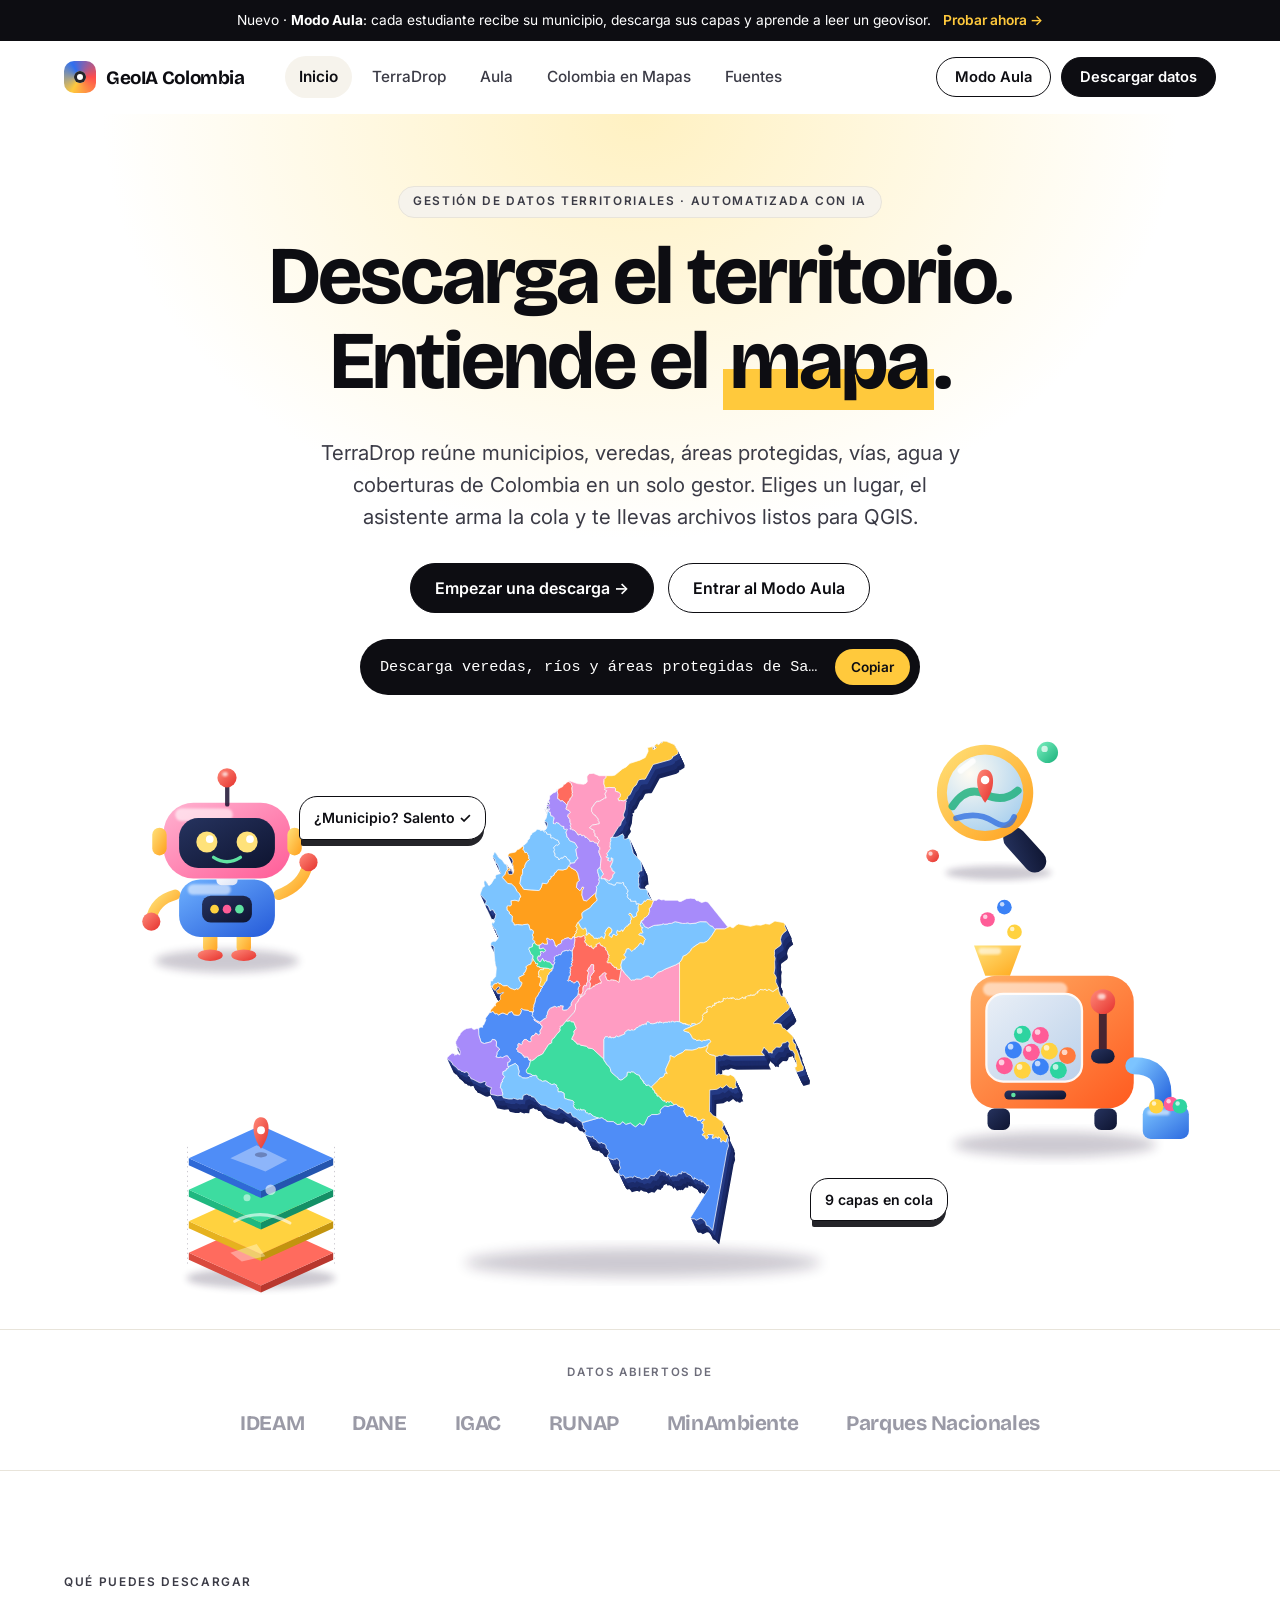
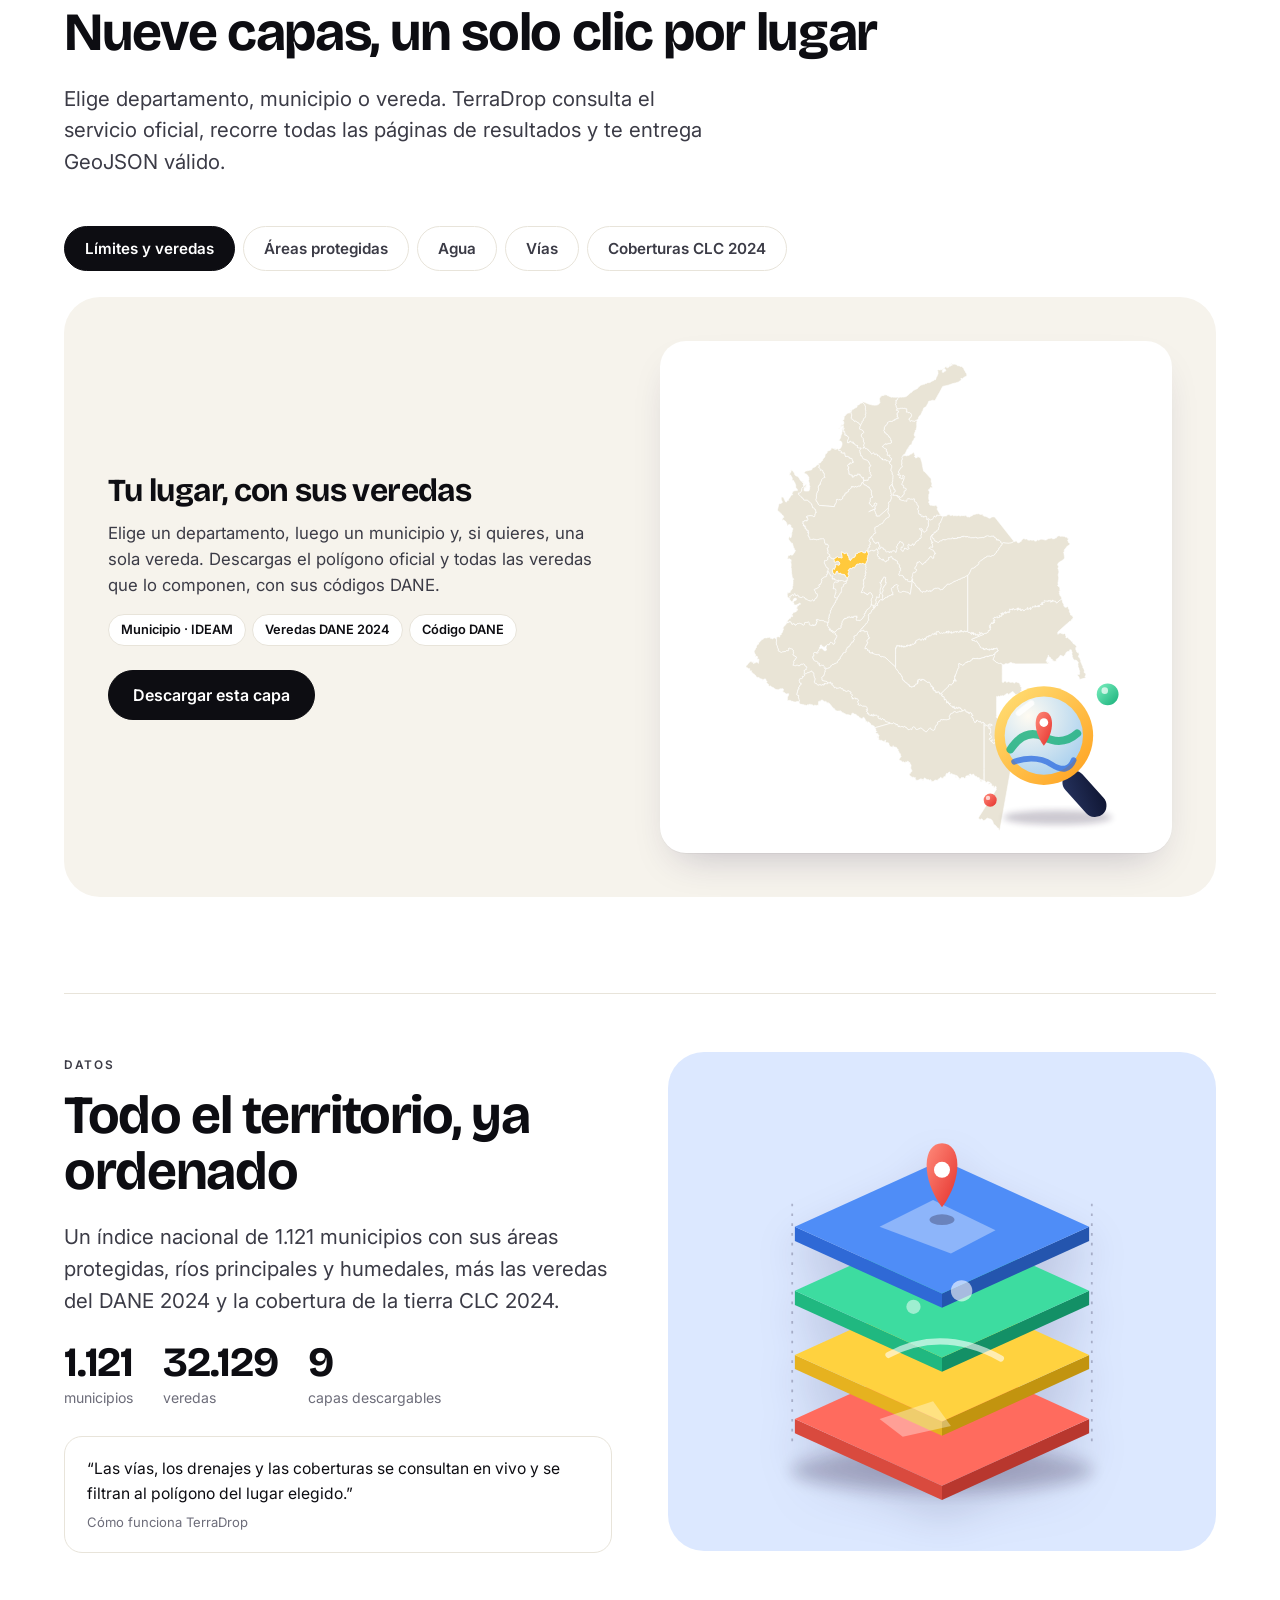
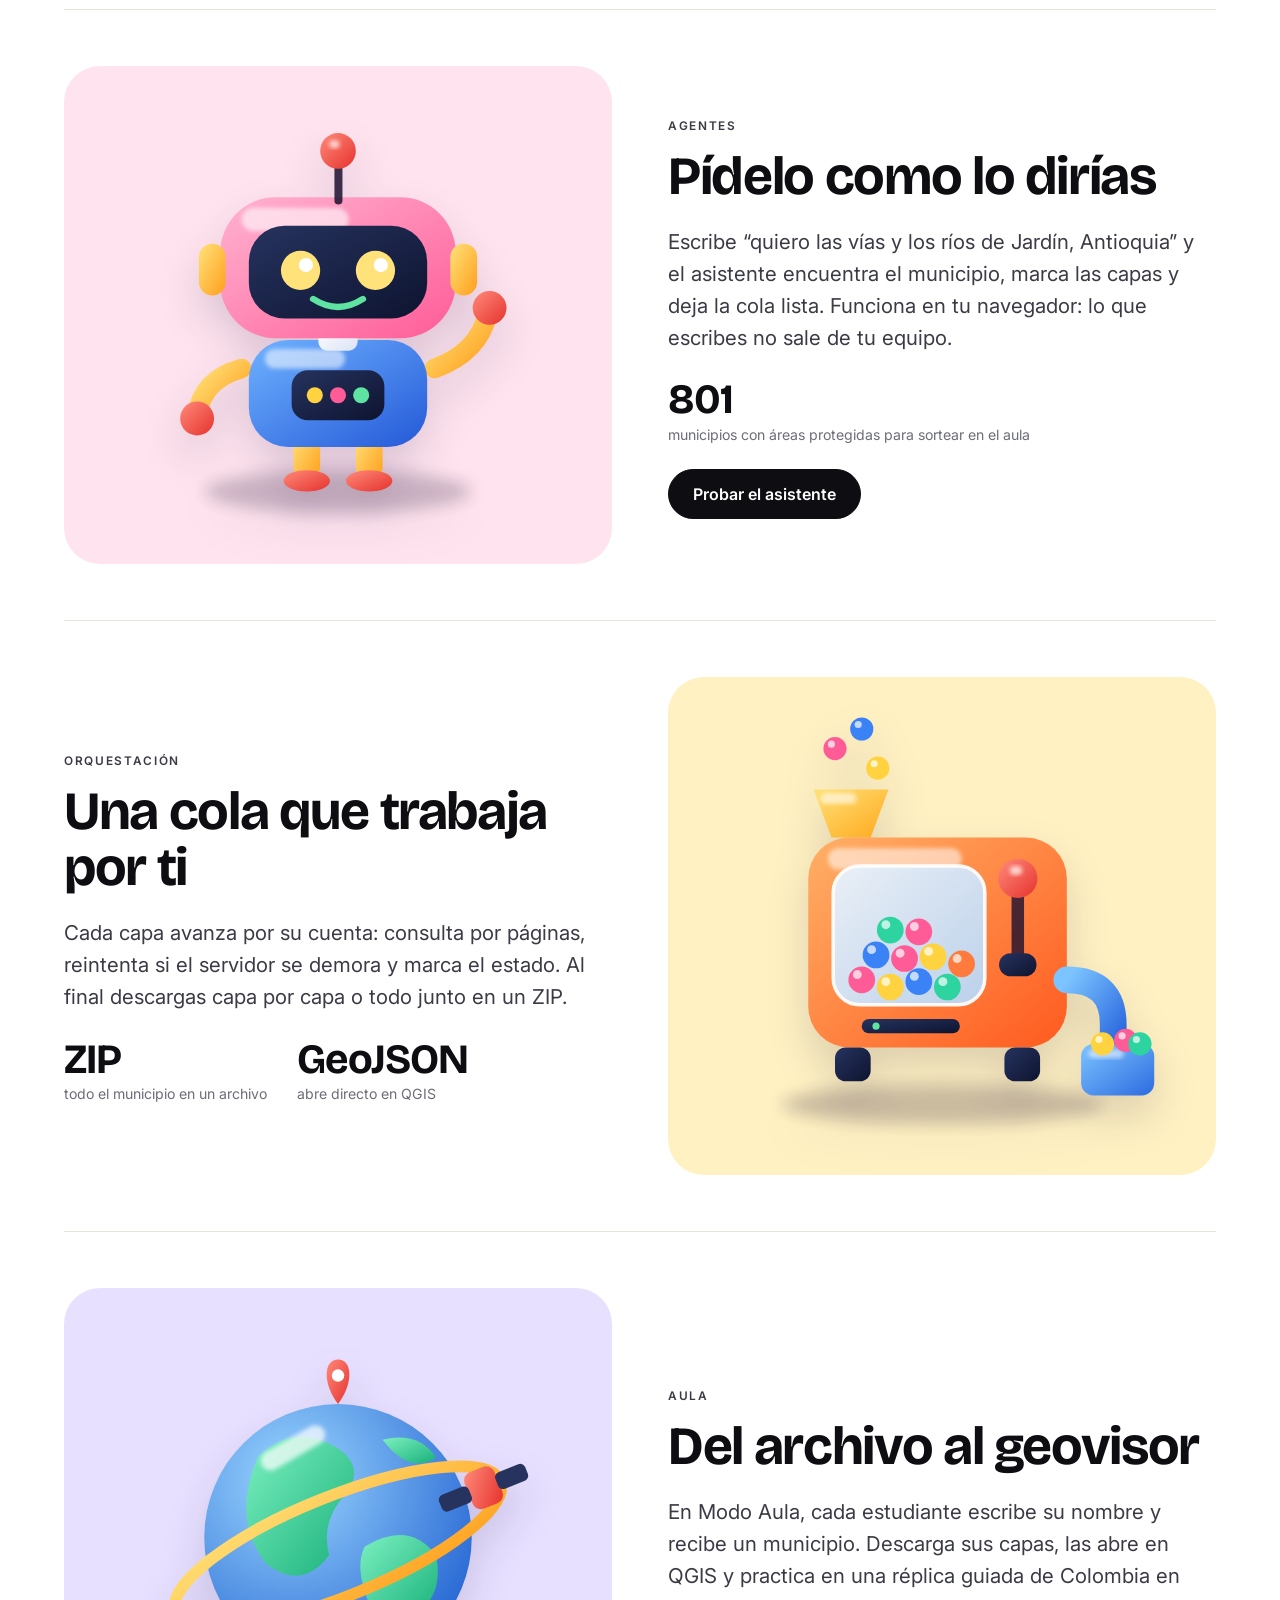
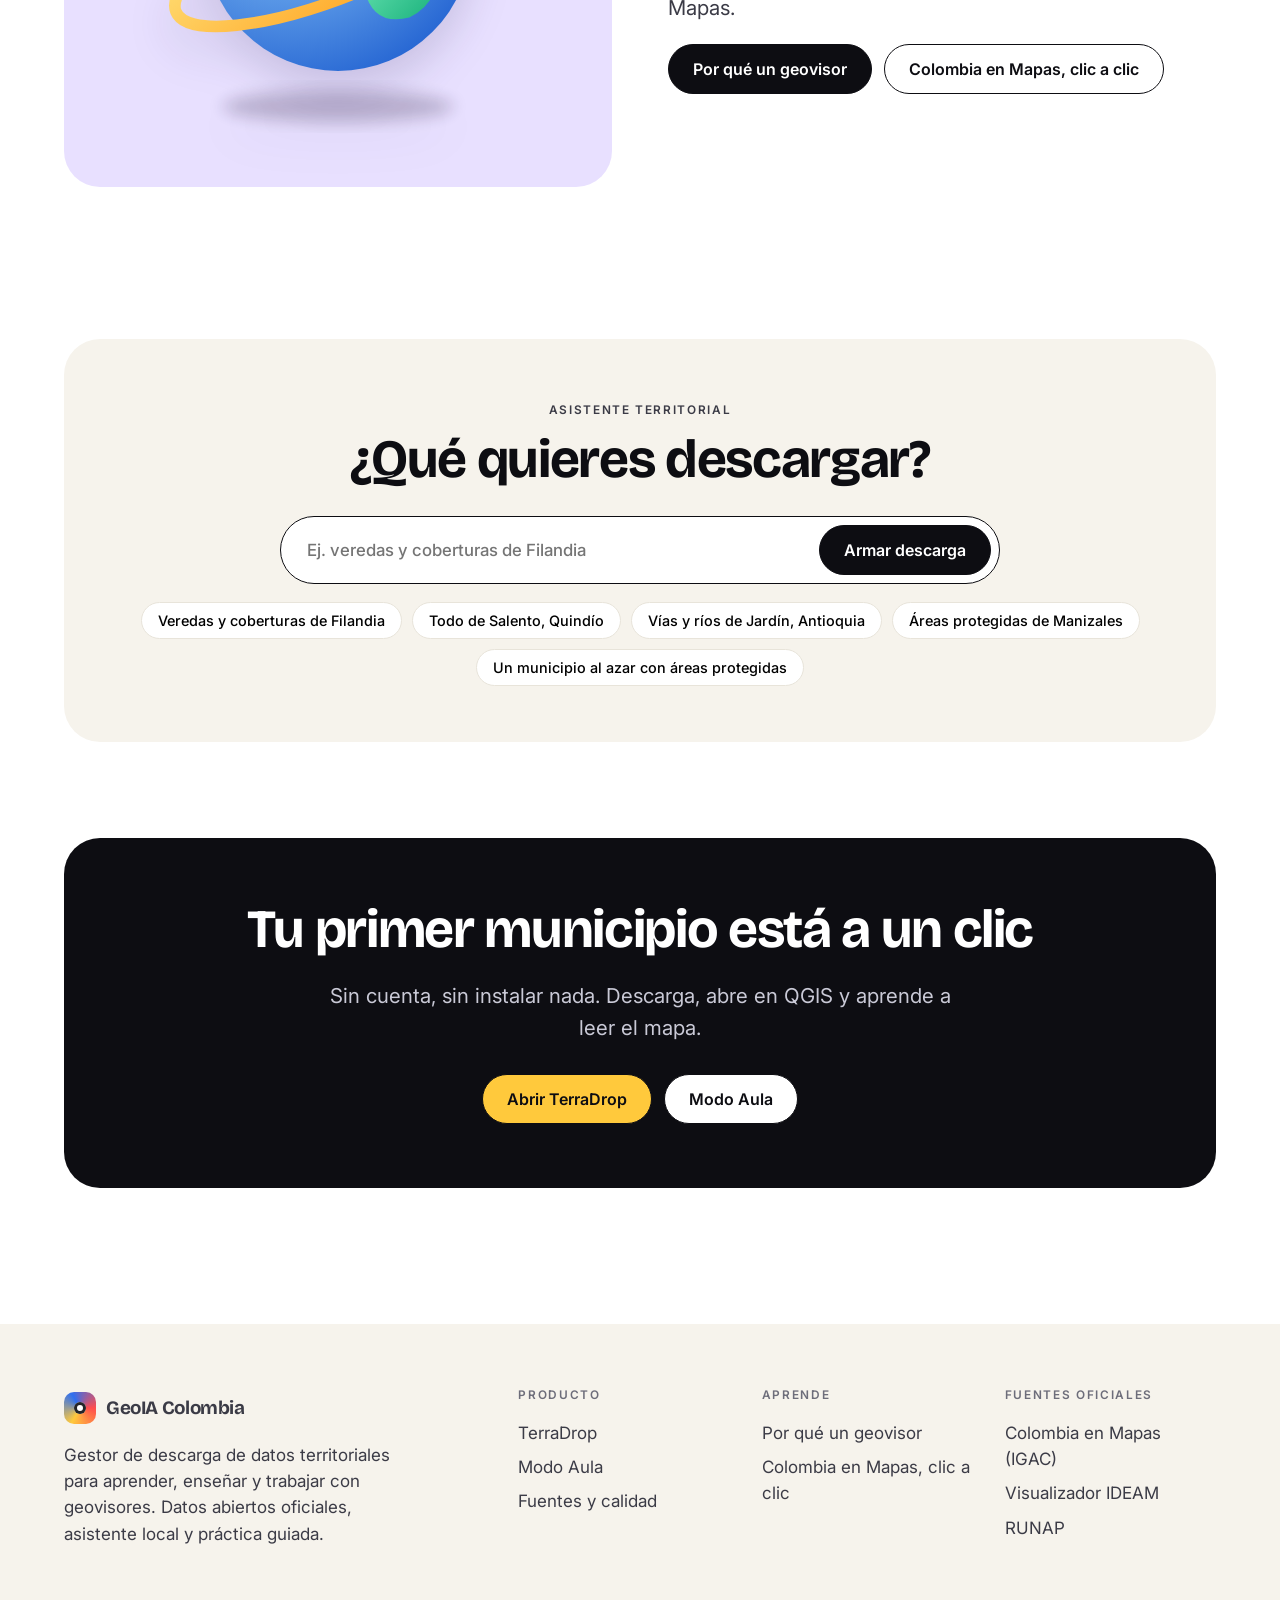
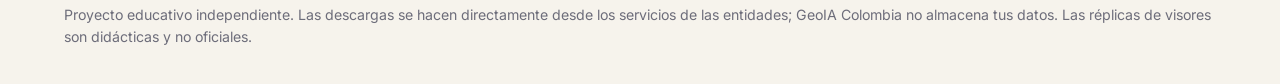
<file: index.html>
<!doctype html>
<html lang="es">
<head>
<meta charset="utf-8">
<meta name="viewport" content="width=device-width,initial-scale=1">
<title>GeoIA Colombia · Descarga el territorio, entiende el mapa</title>
<meta name="description" content="TerraDrop: gestor de descarga de datos territoriales de Colombia (municipios, veredas, áreas protegidas, vías, hidrografía y coberturas) con Modo Aula y práctica guiada en geovisores.">
<meta property="og:title" content="GeoIA Colombia · TerraDrop">
<meta property="og:description" content="Descarga datos territoriales oficiales por municipio, vereda o departamento y aprende a leer un geovisor.">
<link rel="icon" href="assets/img/favicon.svg" type="image/svg+xml">
<link rel="preconnect" href="https://fonts.googleapis.com"><link rel="preconnect" href="https://fonts.gstatic.com" crossorigin>
<link href="https://fonts.googleapis.com/css2?family=Bricolage+Grotesque:opsz,wght@12..96,500;12..96,700;12..96,800&family=Inter:wght@400;500;600&display=swap" rel="stylesheet">
<link rel="stylesheet" href="assets/css/site.css">
</head>
<body data-page="home">
<main id="main">

<section class="hero center">
  <div class="wrap">
    <span class="eyebrow chip">Gestión de datos territoriales · automatizada con IA</span>
    <h1>Descarga el territorio.<br>Entiende el <mark class="hl">mapa</mark>.</h1>
    <p class="lead">TerraDrop reúne municipios, veredas, áreas protegidas, vías, agua y coberturas de Colombia en un solo gestor. Eliges un lugar, el asistente arma la cola y te llevas archivos listos para QGIS.</p>
    <div class="actions">
      <a class="btn dark" href="descargas.html">Empezar una descarga →</a>
      <a class="btn" href="descargas.html?modo=aula">Entrar al Modo Aula</a>
    </div>
    <div class="cmd" role="group" aria-label="Ejemplo de pedido">
      <span id="cmdText">Descarga veredas, ríos y áreas protegidas de Salento, Quindío</span>
      <button data-copy="Descarga veredas, ríos y áreas protegidas de Salento, Quindío">Copiar</button>
    </div>

    <div class="stage">
      <img class="main" src="assets/img/colombia-3d.svg" alt="Mapa de Colombia en relieve, con los departamentos en colores">
      <img class="float" style="left:2%;top:4%;width:230px" src="assets/img/robot.svg" alt="" aria-hidden="true">
      <img class="float" style="right:0;top:30%;width:270px" src="assets/img/machine.svg" alt="" aria-hidden="true">
      <img class="float" style="left:6%;bottom:-2%;width:210px" src="assets/img/layers.svg" alt="" aria-hidden="true">
      <img class="float" style="right:10%;top:-2%;width:170px" src="assets/img/magnifier.svg" alt="" aria-hidden="true">
      <div class="bubble float" style="left:19%;top:12%">¿Municipio? Salento ✓</div>
      <div class="bubble float" style="right:22%;bottom:12%">9 capas en cola</div>
    </div>
  </div>
</section>

<div class="strip"><div class="wrap">
  <small>Datos abiertos de</small>
  <b>IDEAM</b><b>DANE</b><b>IGAC</b><b>RUNAP</b><b>MinAmbiente</b><b>Parques Nacionales</b>
</div></div>

<section>
  <div class="wrap">
    <div class="section-head"><span class="eyebrow">Qué puedes descargar</span><h2>Nueve capas, un solo clic por lugar</h2><p class="lead">Elige departamento, municipio o vereda. TerraDrop consulta el servicio oficial, recorre todas las páginas de resultados y te entrega GeoJSON válido.</p></div>
    <div class="tabs" role="tablist" id="tabs"></div>
    <div id="tabpanels"></div>
  </div>
</section>

<section style="background:#fff;padding-top:0">
  <div class="wrap">
    <div class="pillar reveal">
      <div class="copy"><span class="eyebrow">Datos</span><h2>Todo el territorio, ya ordenado</h2>
        <p class="lead">Un índice nacional de 1.121 municipios con sus áreas protegidas, ríos principales y humedales, más las veredas del DANE 2024 y la cobertura de la tierra CLC 2024.</p>
        <div class="metric"><div><b data-count="1121">1.121</b><span>municipios</span></div><div><b data-count="32129">32.129</b><span>veredas</span></div><div><b data-count="9">9</b><span>capas descargables</span></div></div>
        <div class="quote">“Las vías, los drenajes y las coberturas se consultan en vivo y se filtran al polígono del lugar elegido.”<small>Cómo funciona TerraDrop</small></div></div>
      <div class="art bg-blue"><img src="assets/img/layers.svg" alt="Cuatro capas de mapa apiladas con un pin encima"></div>
    </div>
    <div class="pillar reveal">
      <div class="copy"><span class="eyebrow">Agentes</span><h2>Pídelo como lo dirías</h2>
        <p class="lead">Escribe “quiero las vías y los ríos de Jardín, Antioquia” y el asistente encuentra el municipio, marca las capas y deja la cola lista. Funciona en tu navegador: lo que escribes no sale de tu equipo.</p>
        <div class="metric"><div><b>801</b><span>municipios con áreas protegidas para sortear en el aula</span></div></div>
        <a class="btn dark" style="margin-top:22px" href="descargas.html?q=vías%20y%20ríos%20de%20Jardín%20Antioquia">Probar el asistente</a></div>
      <div class="art bg-pink"><img src="assets/img/robot.svg" alt="Robot retro sonriente, el asistente de TerraDrop"></div>
    </div>
    <div class="pillar reveal">
      <div class="copy"><span class="eyebrow">Orquestación</span><h2>Una cola que trabaja por ti</h2>
        <p class="lead">Cada capa avanza por su cuenta: consulta por páginas, reintenta si el servidor se demora y marca el estado. Al final descargas capa por capa o todo junto en un ZIP.</p>
        <div class="metric"><div><b>ZIP</b><span>todo el municipio en un archivo</span></div><div><b>GeoJSON</b><span>abre directo en QGIS</span></div></div></div>
      <div class="art bg-yellow"><img src="assets/img/machine.svg" alt="Máquina dispensadora de datos con bolas de colores"></div>
    </div>
    <div class="pillar reveal">
      <div class="copy"><span class="eyebrow">Aula</span><h2>Del archivo al geovisor</h2>
        <p class="lead">En Modo Aula, cada estudiante escribe su nombre y recibe un municipio. Descarga sus capas, las abre en QGIS y practica en una réplica guiada de Colombia en Mapas.</p>
        <div style="display:flex;gap:12px;flex-wrap:wrap;margin-top:20px"><a class="btn dark" href="aula.html">Por qué un geovisor</a><a class="btn" href="colombia-en-mapas.html">Colombia en Mapas, clic a clic</a></div></div>
      <div class="art bg-purple"><img src="assets/img/globe.svg" alt="Globo terráqueo con un satélite en órbita"></div>
    </div>
  </div>
</section>

<section style="padding-top:0">
  <div class="wrap">
    <div class="promptbox">
      <span class="eyebrow">Asistente territorial</span>
      <h2>¿Qué quieres descargar?</h2>
      <form id="askForm" action="descargas.html" method="get">
        <input name="q" id="askInput" placeholder="Ej. veredas y coberturas de Filandia" autocomplete="off" aria-label="Describe qué quieres descargar">
        <button class="btn dark" type="submit">Armar descarga</button>
      </form>
      <div class="chips" id="chips"></div>
    </div>
  </div>
</section>

<section style="padding-top:0">
  <div class="wrap">
    <div class="cta-band">
      <h2>Tu primer municipio está a un clic</h2>
      <p class="lead">Sin cuenta, sin instalar nada. Descarga, abre en QGIS y aprende a leer el mapa.</p>
      <a class="btn yellow" href="descargas.html">Abrir TerraDrop</a><a class="btn" href="descargas.html?modo=aula">Modo Aula</a>
    </div>
  </div>
</section>

</main>
<script src="assets/js/common.js"></script>
<script src="assets/js/home.js"></script>
</body>
</html>
</file>
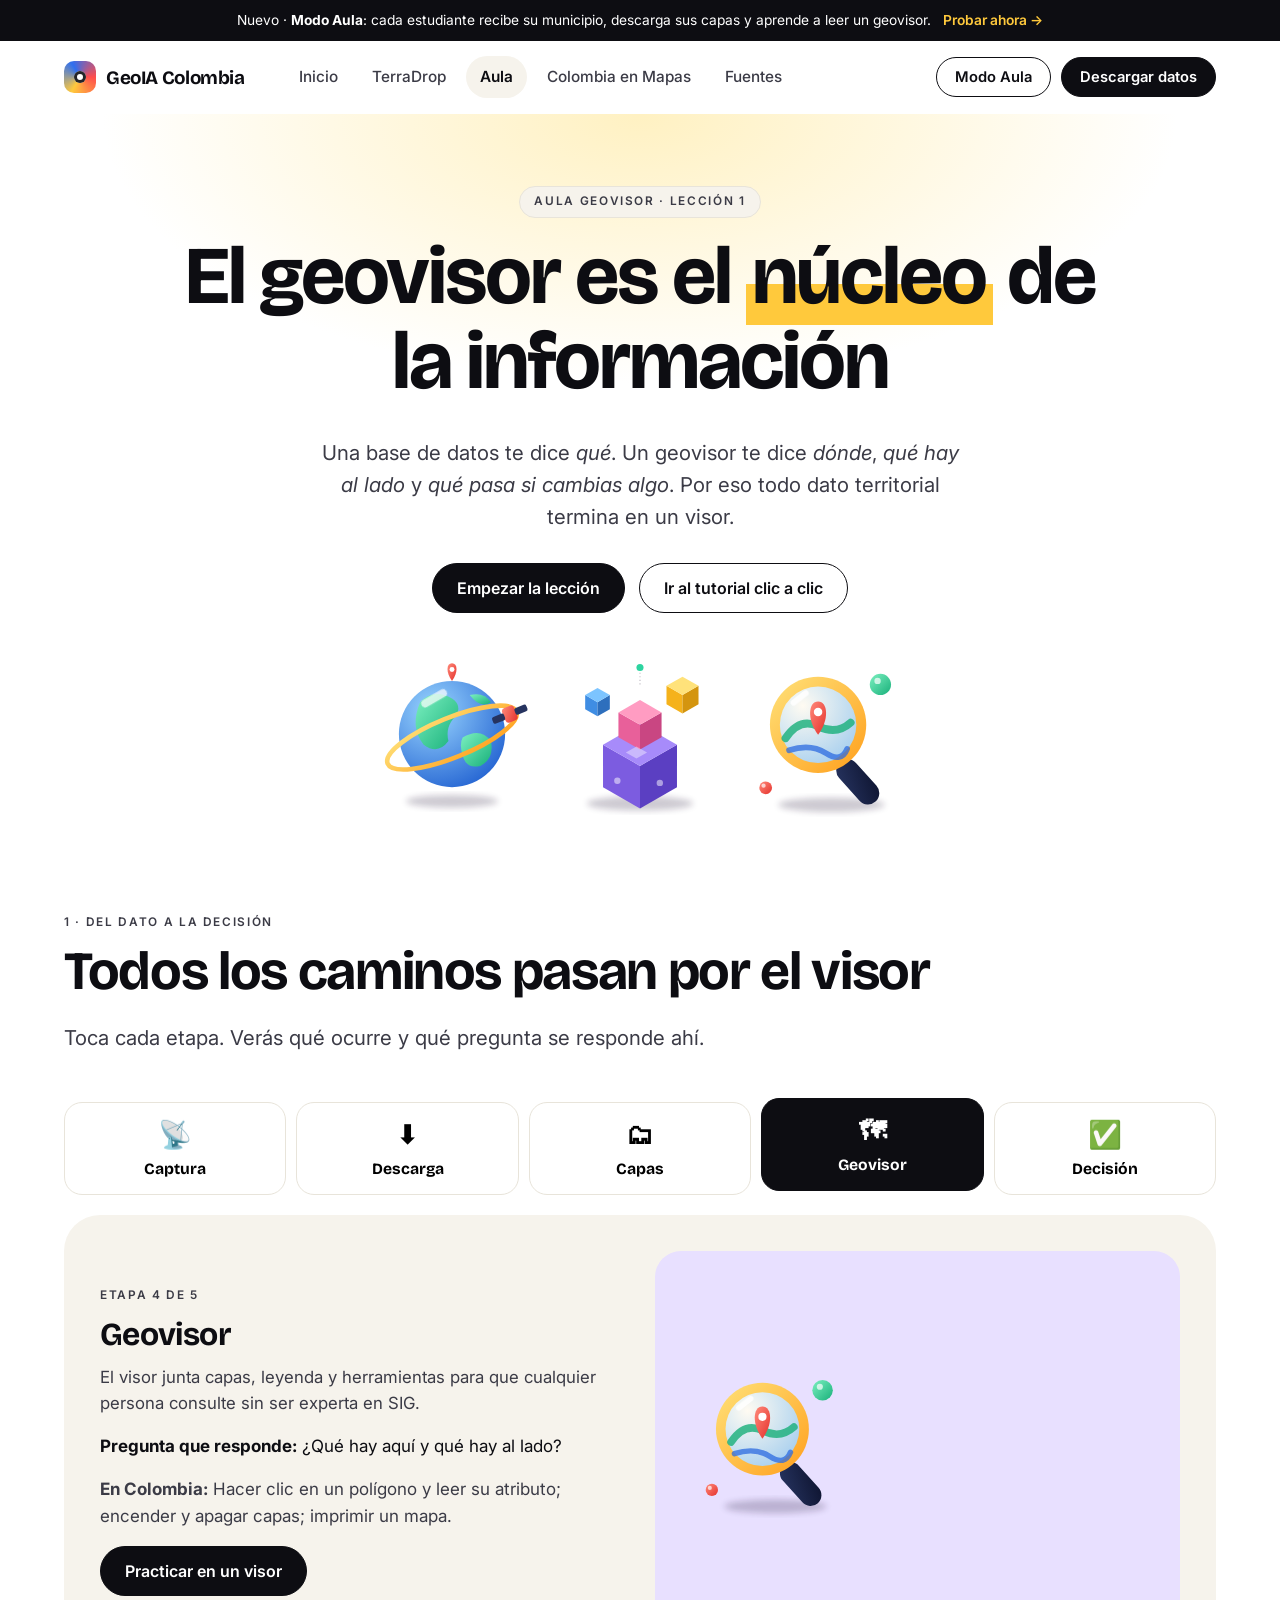
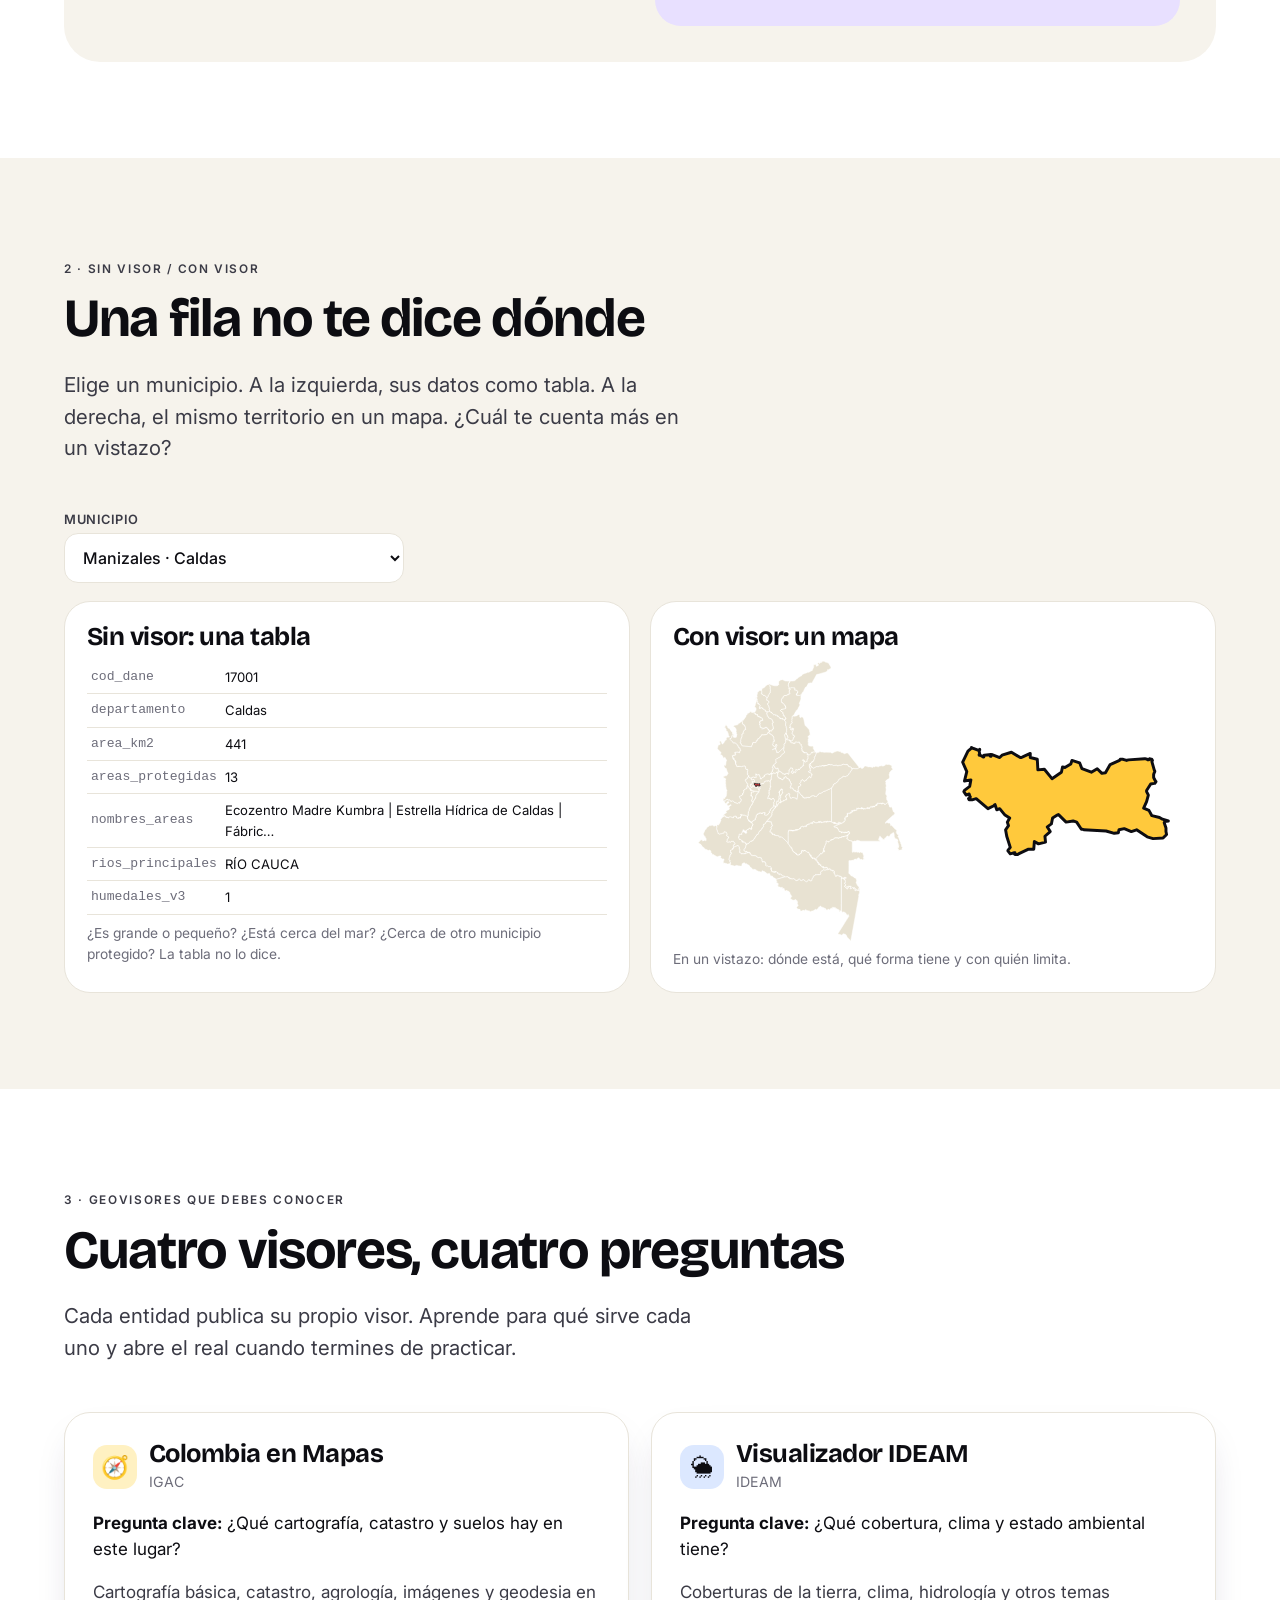
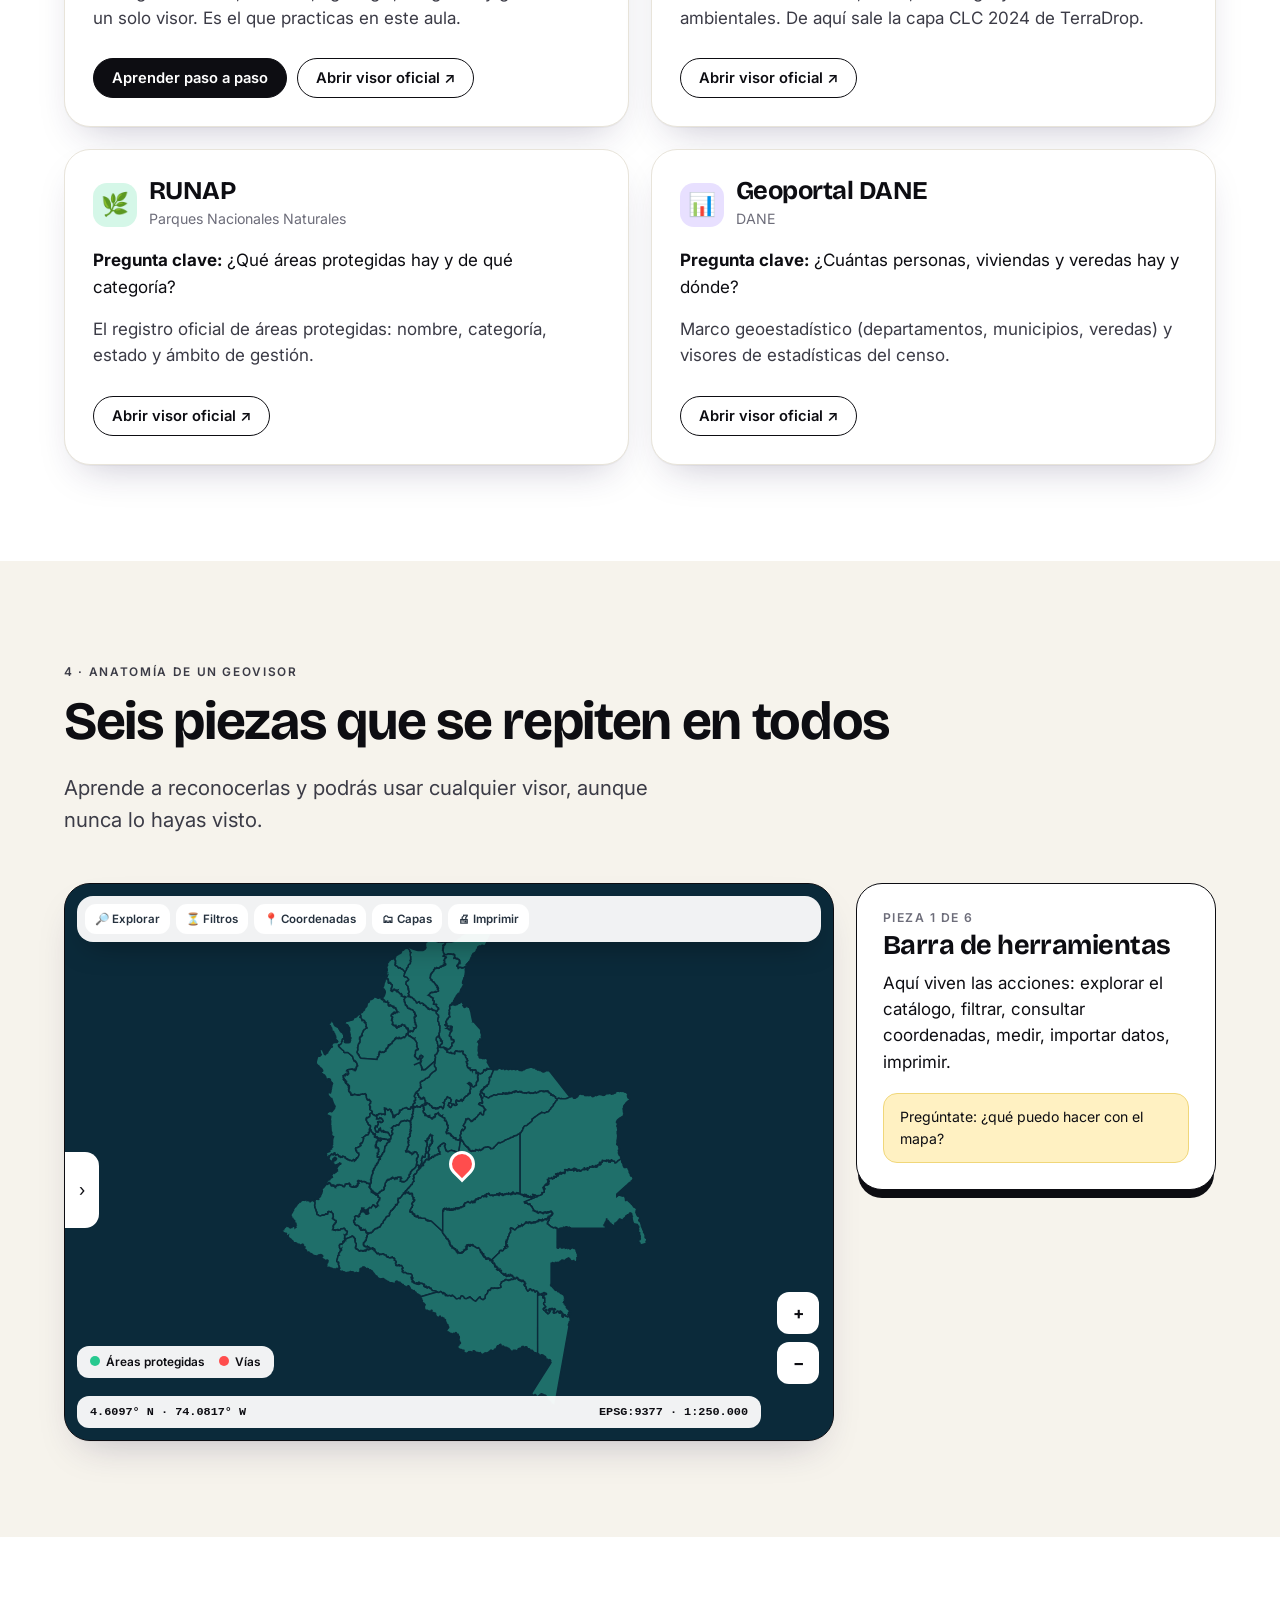
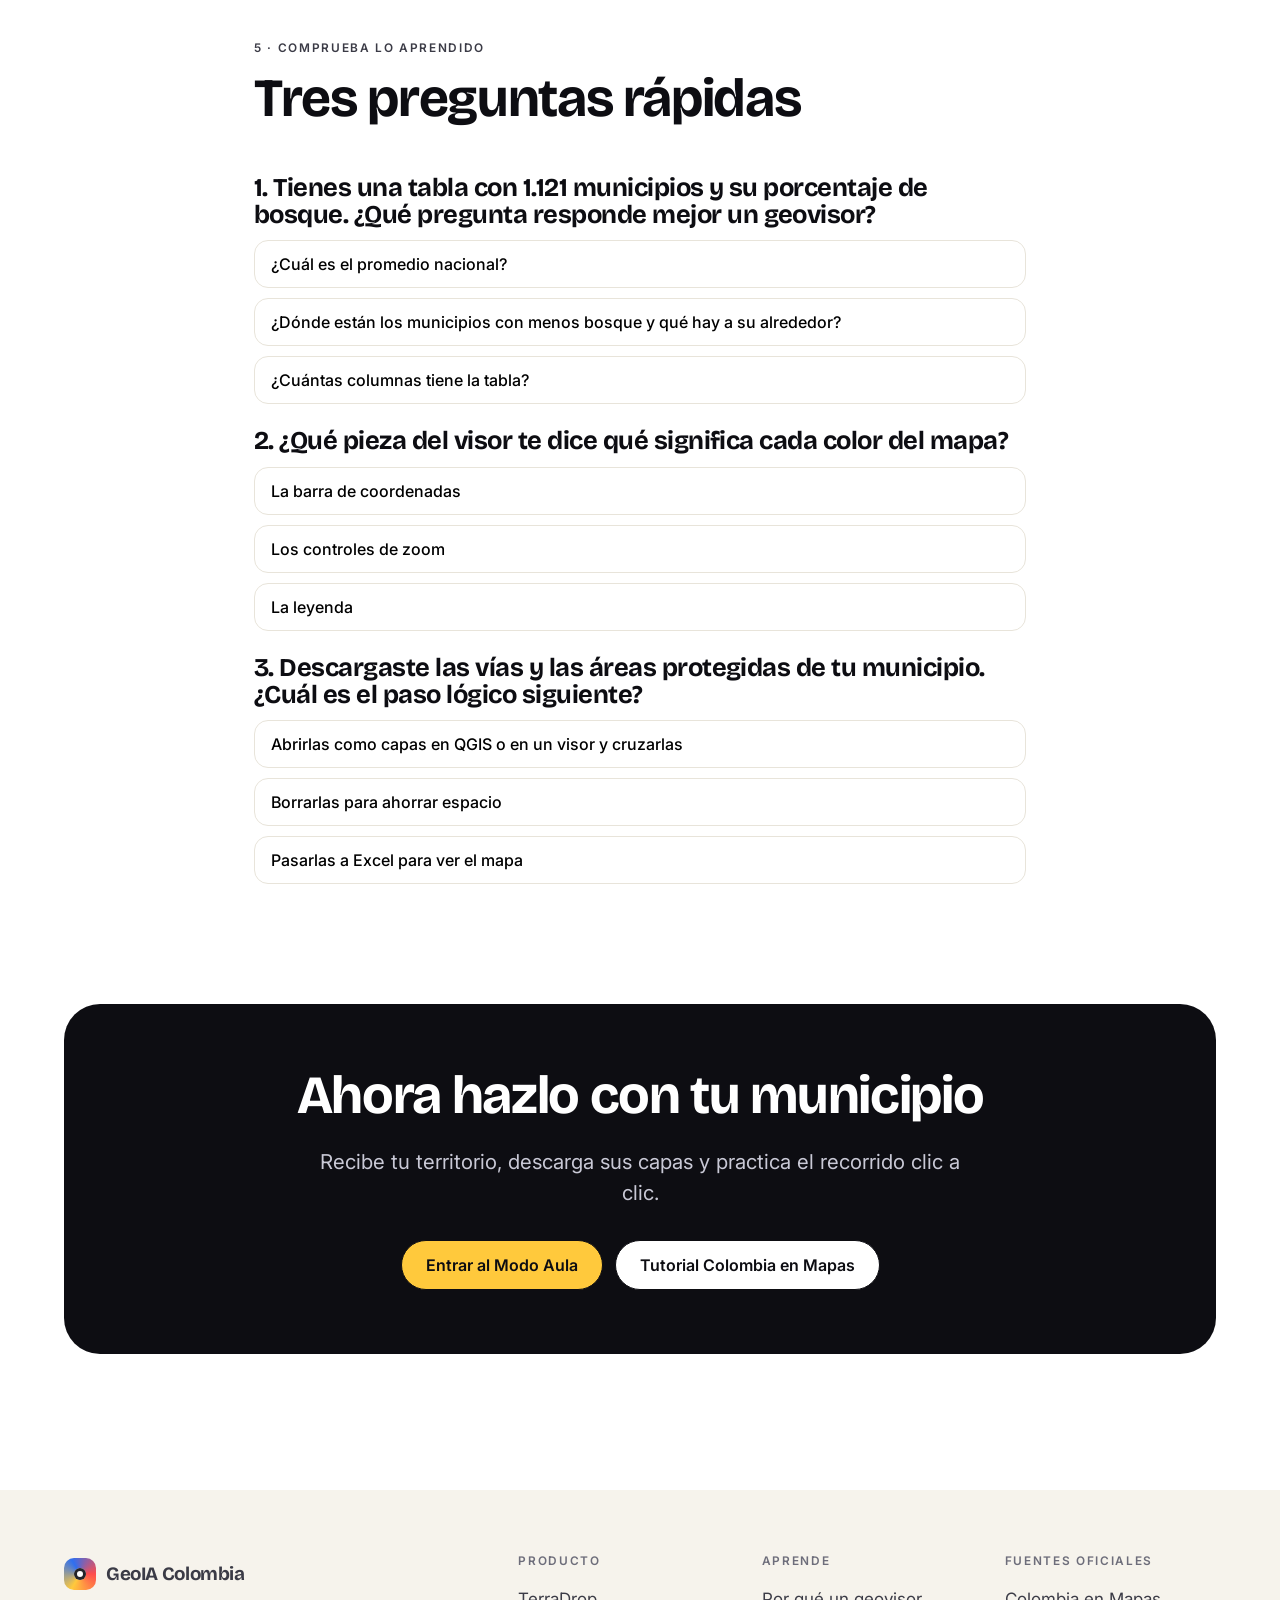
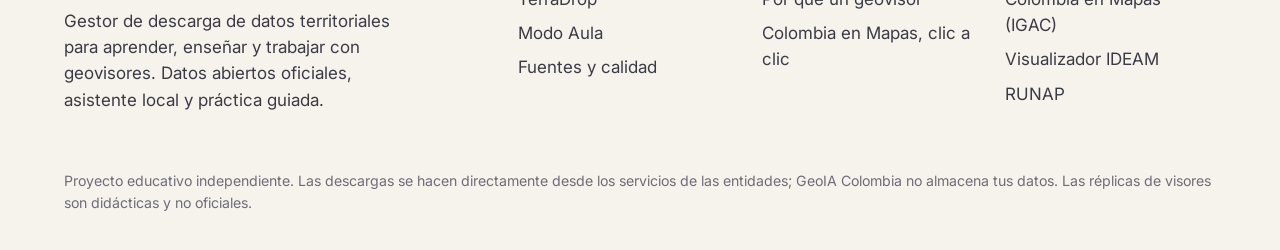
<file: aula.html>
<!doctype html>
<html lang="es">
<head>
<meta charset="utf-8">
<meta name="viewport" content="width=device-width,initial-scale=1">
<title>Aula Geovisor · por qué el mapa es el núcleo · GeoIA Colombia</title>
<meta name="description" content="Aprende por qué los geovisores son el núcleo de la información territorial: del dato al mapa, geovisores nacionales de Colombia, anatomía de un visor y práctica guiada.">
<link rel="icon" href="assets/img/favicon.svg" type="image/svg+xml">
<link rel="preconnect" href="https://fonts.googleapis.com"><link rel="preconnect" href="https://fonts.gstatic.com" crossorigin>
<link href="https://fonts.googleapis.com/css2?family=Bricolage+Grotesque:opsz,wght@12..96,500;12..96,700;12..96,800&family=Inter:wght@400;500;600&display=swap" rel="stylesheet">
<link rel="stylesheet" href="assets/css/site.css">
</head>
<body data-page="aula">
<main id="main">

<section class="hero center" style="padding-bottom:64px">
  <div class="wrap">
    <span class="eyebrow chip">Aula Geovisor · lección 1</span>
    <h1>El geovisor es el <mark class="hl">núcleo</mark> de la información</h1>
    <p class="lead">Una base de datos te dice <i>qué</i>. Un geovisor te dice <i>dónde</i>, <i>qué hay al lado</i> y <i>qué pasa si cambias algo</i>. Por eso todo dato territorial termina en un visor.</p>
    <div class="actions"><a class="btn dark" href="#pipeline">Empezar la lección</a><a class="btn" href="colombia-en-mapas.html">Ir al tutorial clic a clic</a></div>
    <div style="display:flex;justify-content:center;gap:18px;margin-top:36px;flex-wrap:wrap">
      <img class="float" style="position:static;width:170px" src="assets/img/globe.svg" alt="" aria-hidden="true">
      <img class="float" style="position:static;width:170px" src="assets/img/cube.svg" alt="" aria-hidden="true">
      <img class="float" style="position:static;width:170px" src="assets/img/magnifier.svg" alt="" aria-hidden="true">
    </div>
  </div>
</section>

<section id="pipeline" style="padding-top:24px">
  <div class="wrap">
    <div class="section-head"><span class="eyebrow">1 · Del dato a la decisión</span><h2>Todos los caminos pasan por el visor</h2><p class="lead">Toca cada etapa. Verás qué ocurre y qué pregunta se responde ahí.</p></div>
    <div class="pipeline" role="tablist" id="pipe"></div>
    <div class="pipeline-body" id="pipeBody"></div>
  </div>
</section>

<section style="background:var(--cream)">
  <div class="wrap">
    <div class="section-head"><span class="eyebrow">2 · Sin visor / con visor</span><h2>Una fila no te dice dónde</h2><p class="lead">Elige un municipio. A la izquierda, sus datos como tabla. A la derecha, el mismo territorio en un mapa. ¿Cuál te cuenta más en un vistazo?</p></div>
    <div style="margin-bottom:18px"><label class="f" for="cmpSel" style="margin-top:0">Municipio</label><select id="cmpSel" style="max-width:340px"></select></div>
    <div class="compare" id="cmp"></div>
  </div>
</section>

<section>
  <div class="wrap">
    <div class="section-head"><span class="eyebrow">3 · Geovisores que debes conocer</span><h2>Cuatro visores, cuatro preguntas</h2><p class="lead">Cada entidad publica su propio visor. Aprende para qué sirve cada uno y abre el real cuando termines de practicar.</p></div>
    <div class="grid g2" id="viewers"></div>
  </div>
</section>

<section style="background:var(--cream)">
  <div class="wrap">
    <div class="section-head"><span class="eyebrow">4 · Anatomía de un geovisor</span><h2>Seis piezas que se repiten en todos</h2><p class="lead">Aprende a reconocerlas y podrás usar cualquier visor, aunque nunca lo hayas visto.</p></div>
    <div class="tour" style="grid-template-columns:1fr 360px">
      <div class="visor" style="min-height:360px" id="anat">
        <svg class="bg" viewBox="0 0 800 500" preserveAspectRatio="xMidYMid slice" aria-hidden="true" id="anatBg"></svg>
        <div class="vbar" id="aBar" data-k="barra" style="cursor:pointer"><span class="vbtn">🔎 Explorar</span><span class="vbtn">⏳ Filtros</span><span class="vbtn">📍 Coordenadas</span><span class="vbtn">🗂 Capas</span><span class="vbtn">🖨 Imprimir</span></div>
        <div class="vpanel" data-k="panel" style="cursor:pointer">›</div>
        <div class="mctls"><div class="mctl" data-k="zoom" style="cursor:pointer"><b>+</b></div><div class="mctl" data-k="zoom" style="cursor:pointer"><b>−</b></div></div>
        <div class="vcoord" data-k="coord" style="cursor:pointer"><span>4.6097° N · 74.0817° W</span><span>EPSG:9377 · 1:250.000</span></div>
        <div style="position:absolute;left:50%;top:48%;width:26px;height:26px;border-radius:50% 50% 50% 0;background:#ff4d4d;transform:rotate(-45deg);border:3px solid #fff;cursor:pointer" data-k="mapa" aria-label="Mapa"></div>
      </div>
      <div class="tcard" style="position:static"><div class="n" id="aN"></div><h3 id="aT"></h3><p id="aP"></p><div class="notice" id="aQ"></div></div>
    </div>
  </div>
</section>

<section>
  <div class="wrap narrow">
    <div class="section-head"><span class="eyebrow">5 · Comprueba lo aprendido</span><h2>Tres preguntas rápidas</h2></div>
    <div id="quiz"></div>
    <p id="quizScore" style="font-family:var(--display);font-size:1.4rem;font-weight:700"></p>
  </div>
</section>

<section style="padding-top:0">
  <div class="wrap"><div class="cta-band">
    <h2>Ahora hazlo con tu municipio</h2>
    <p class="lead">Recibe tu territorio, descarga sus capas y practica el recorrido clic a clic.</p>
    <a class="btn yellow" href="descargas.html?modo=aula">Entrar al Modo Aula</a><a class="btn" href="colombia-en-mapas.html">Tutorial Colombia en Mapas</a>
  </div></div>
</section>

</main>
<script src="assets/js/common.js"></script>
<script src="assets/js/aula.js"></script>
</body>
</html>
</file>
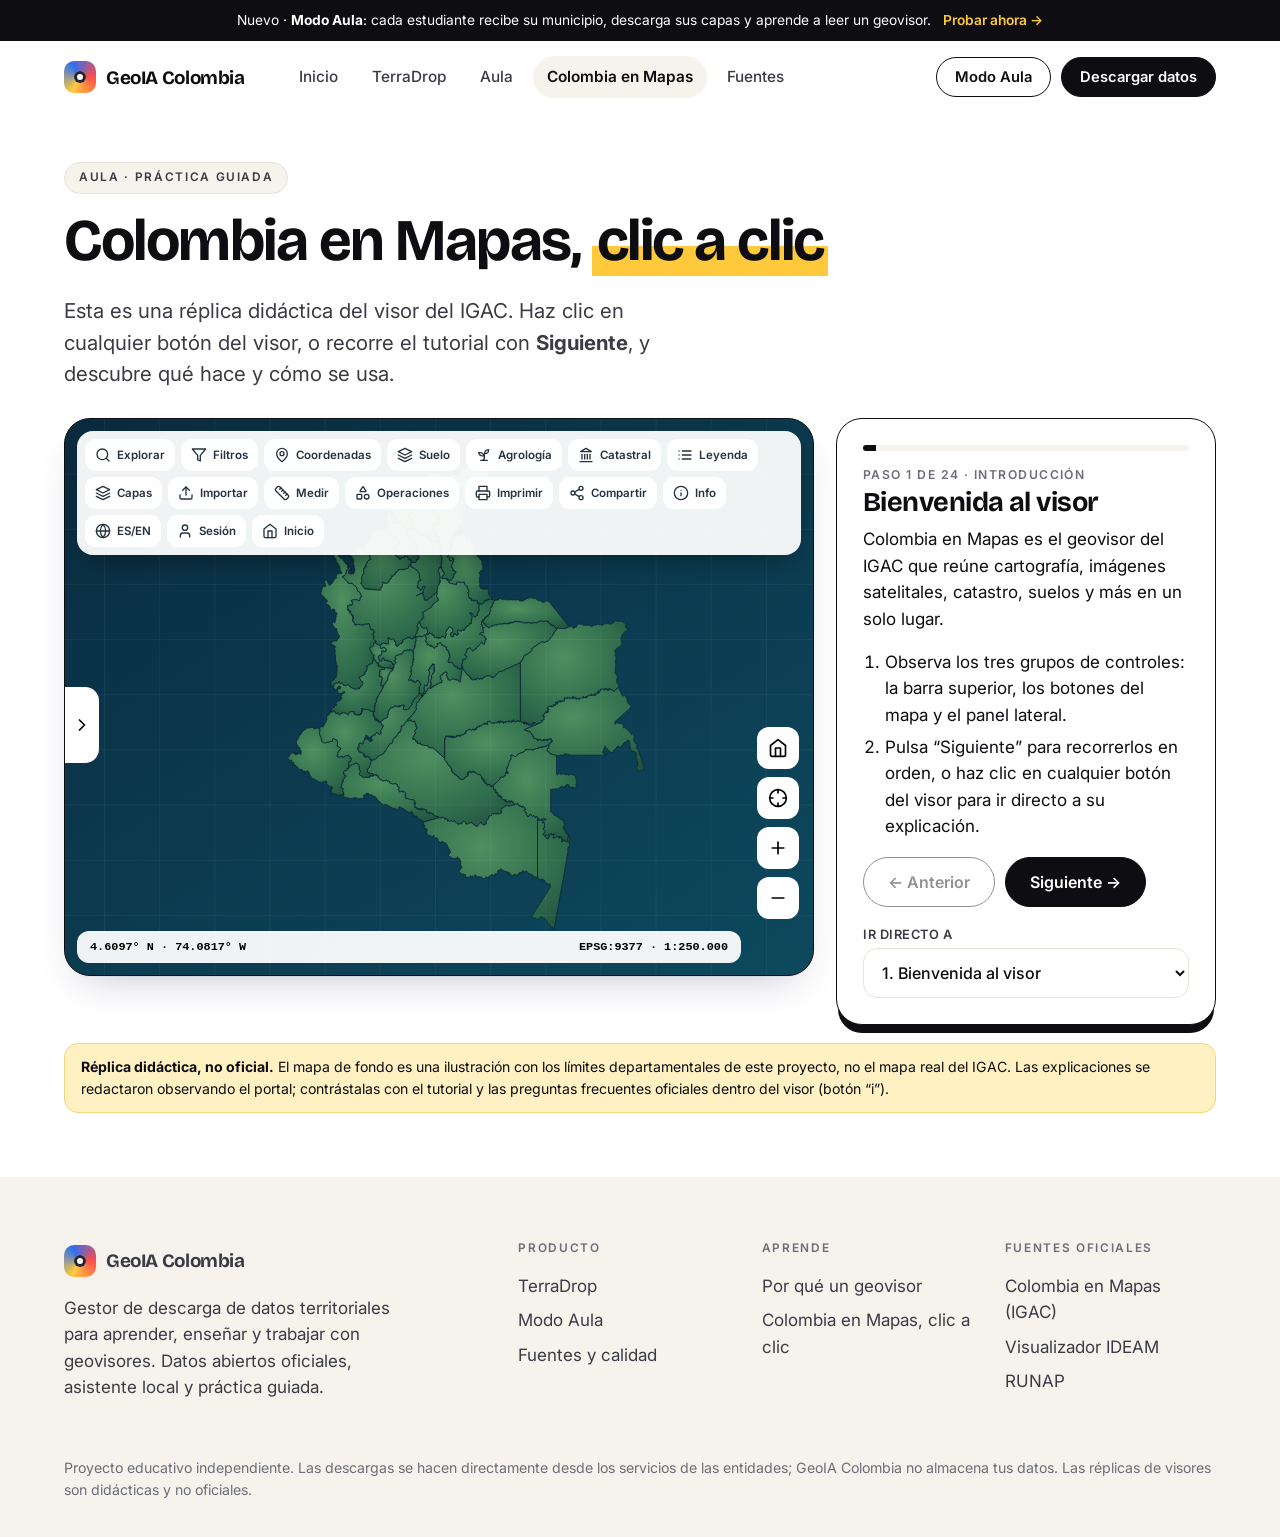
<file: colombia-en-mapas.html>
<!doctype html>
<html lang="es">
<head>
<meta charset="utf-8">
<meta name="viewport" content="width=device-width,initial-scale=1">
<title>Colombia en Mapas, clic a clic · tutorial interactivo · GeoIA Colombia</title>
<meta name="description" content="Réplica didáctica del visor Colombia en Mapas del IGAC con un recorrido guiado: cada botón explica qué hace y cómo se usa, paso a paso.">
<link rel="icon" href="assets/img/favicon.svg" type="image/svg+xml">
<link rel="preconnect" href="https://fonts.googleapis.com"><link rel="preconnect" href="https://fonts.gstatic.com" crossorigin>
<link href="https://fonts.googleapis.com/css2?family=Bricolage+Grotesque:opsz,wght@12..96,500;12..96,700;12..96,800&family=Inter:wght@400;500;600&display=swap" rel="stylesheet">
<link rel="stylesheet" href="assets/css/site.css">
</head>
<body data-page="tour">
<main id="main">
<section style="padding:48px 0 24px">
  <div class="wrap">
    <div style="max-width:1000px;margin-bottom:28px">
      <span class="eyebrow chip">Aula · práctica guiada</span>
      <h1 style="font-size:clamp(2.2rem,4.6vw,3.8rem)">Colombia en Mapas, <mark class="hl">clic a clic</mark></h1>
      <p class="lead">Esta es una réplica didáctica del visor del IGAC. Haz clic en cualquier botón del visor, o recorre el tutorial con <b>Siguiente</b>, y descubre qué hace y cómo se usa.</p>
    </div>
    <div class="tour">
      <div class="visor" id="visor" aria-label="Réplica didáctica del visor Colombia en Mapas">
        <svg class="bg" id="bg" viewBox="0 0 1000 625" preserveAspectRatio="xMidYMid slice" aria-hidden="true"></svg>
        <div class="vbar" id="vbar" role="toolbar" aria-label="Barra superior del visor"></div>
        <button class="vpanel" id="vpanel" data-id="panel" aria-label="Panel de información general"></button>
        <div class="mctls" id="mctls"></div>
        <button class="vcoord" id="vcoord" data-id="coords" aria-label="Barra de coordenadas y escala"><span id="cxy">4.6097° N · 74.0817° W</span><span>EPSG:9377 · 1:250.000</span></button>
      </div>
      <aside class="tcard" aria-live="polite">
        <div class="bar"><i id="tbar"></i></div>
        <div class="n" id="tn"></div>
        <h3 id="tt"></h3>
        <p id="tw"></p>
        <ol id="th"></ol>
        <div class="nav2">
          <button class="btn" id="prev">← Anterior</button>
          <button class="btn dark" id="next">Siguiente →</button>
        </div>
        <label class="f" for="jump" style="margin-top:20px">Ir directo a</label>
        <select id="jump"></select>
        <div id="finish" hidden style="margin-top:18px">
          <a class="btn yellow" style="width:100%" href="https://www.colombiaenmapas.gov.co/" target="_blank" rel="noopener">Abrir el visor real ↗</a>
          <a class="btn" style="width:100%;margin-top:10px" href="descargas.html?modo=aula">Volver al Modo Aula</a>
        </div>
      </aside>
    </div>
    <div class="notice"><b>Réplica didáctica, no oficial.</b> El mapa de fondo es una ilustración con los límites departamentales de este proyecto, no el mapa real del IGAC. Las explicaciones se redactaron observando el portal; contrástalas con el tutorial y las preguntas frecuentes oficiales dentro del visor (botón “i”).</div>
  </div>
</section>
</main>
<script src="assets/js/common.js"></script>
<script src="assets/js/tour.js"></script>
</body>
</html>
</file>
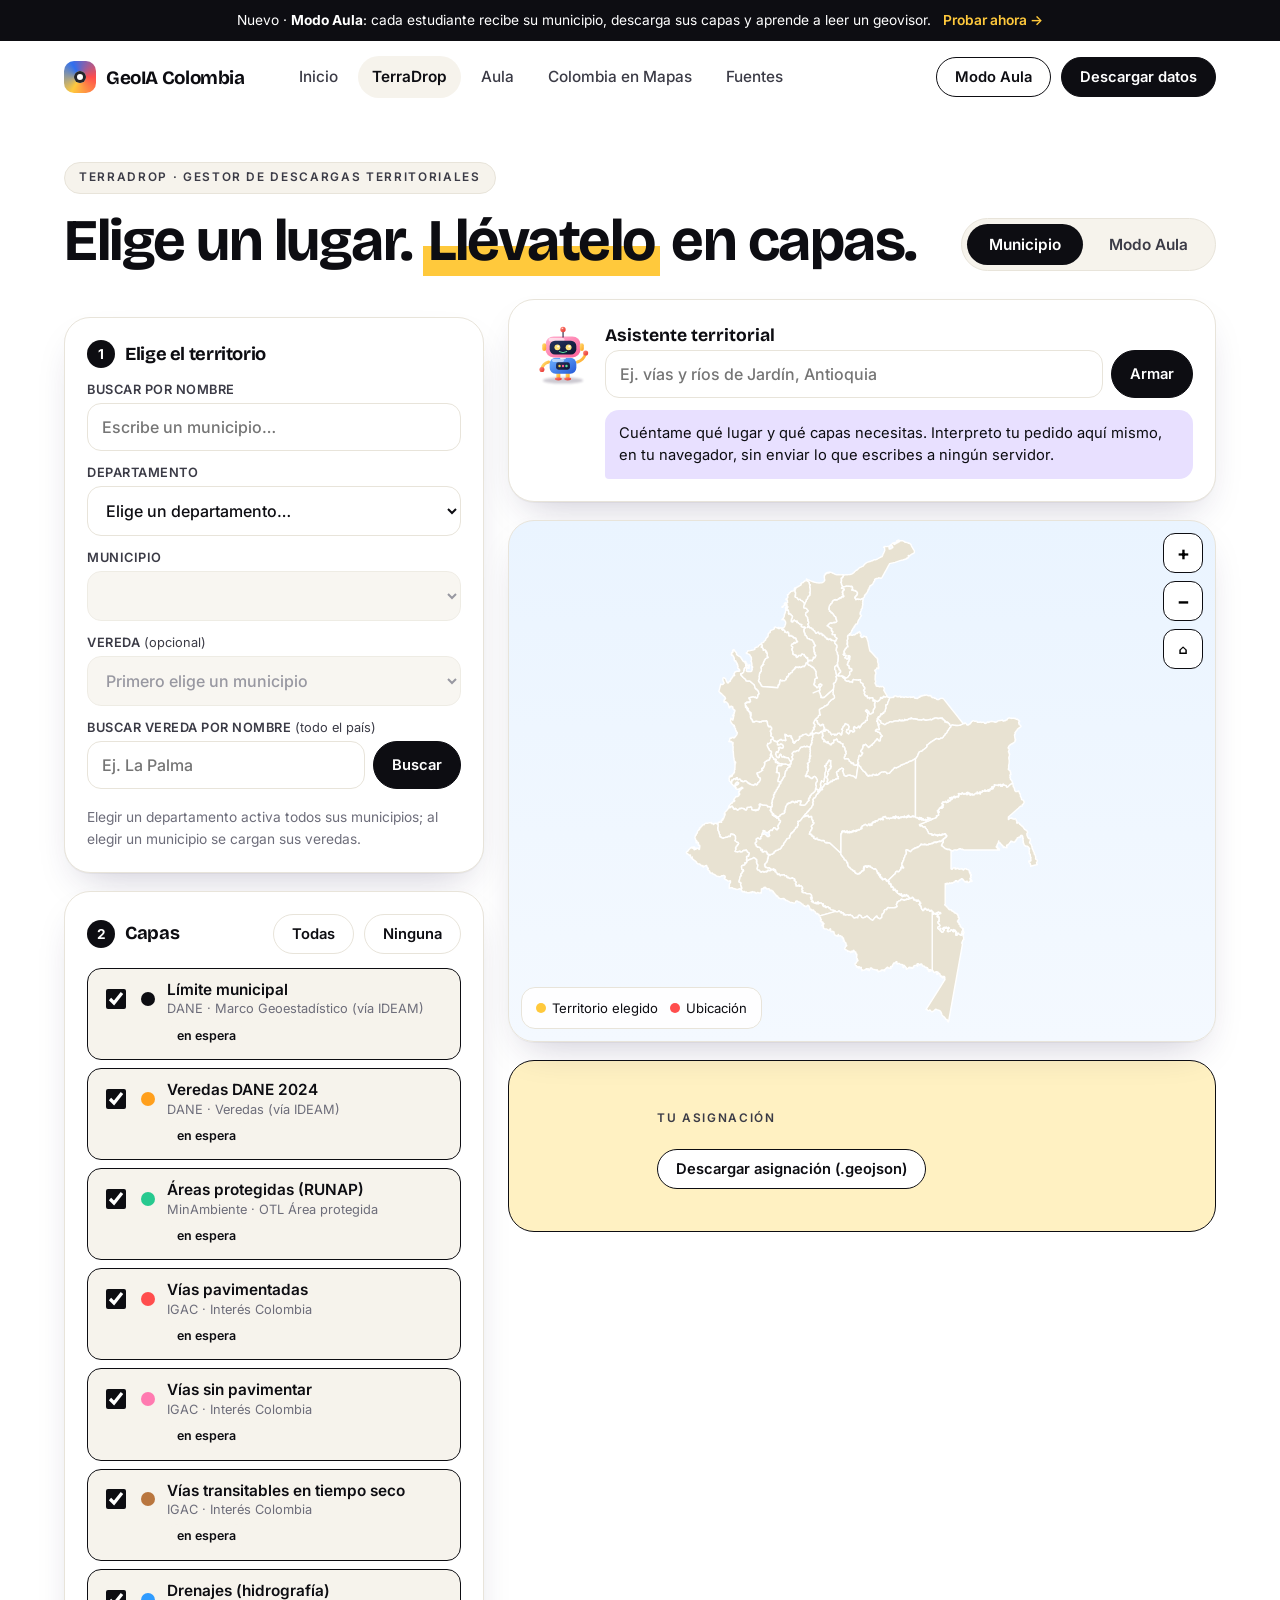
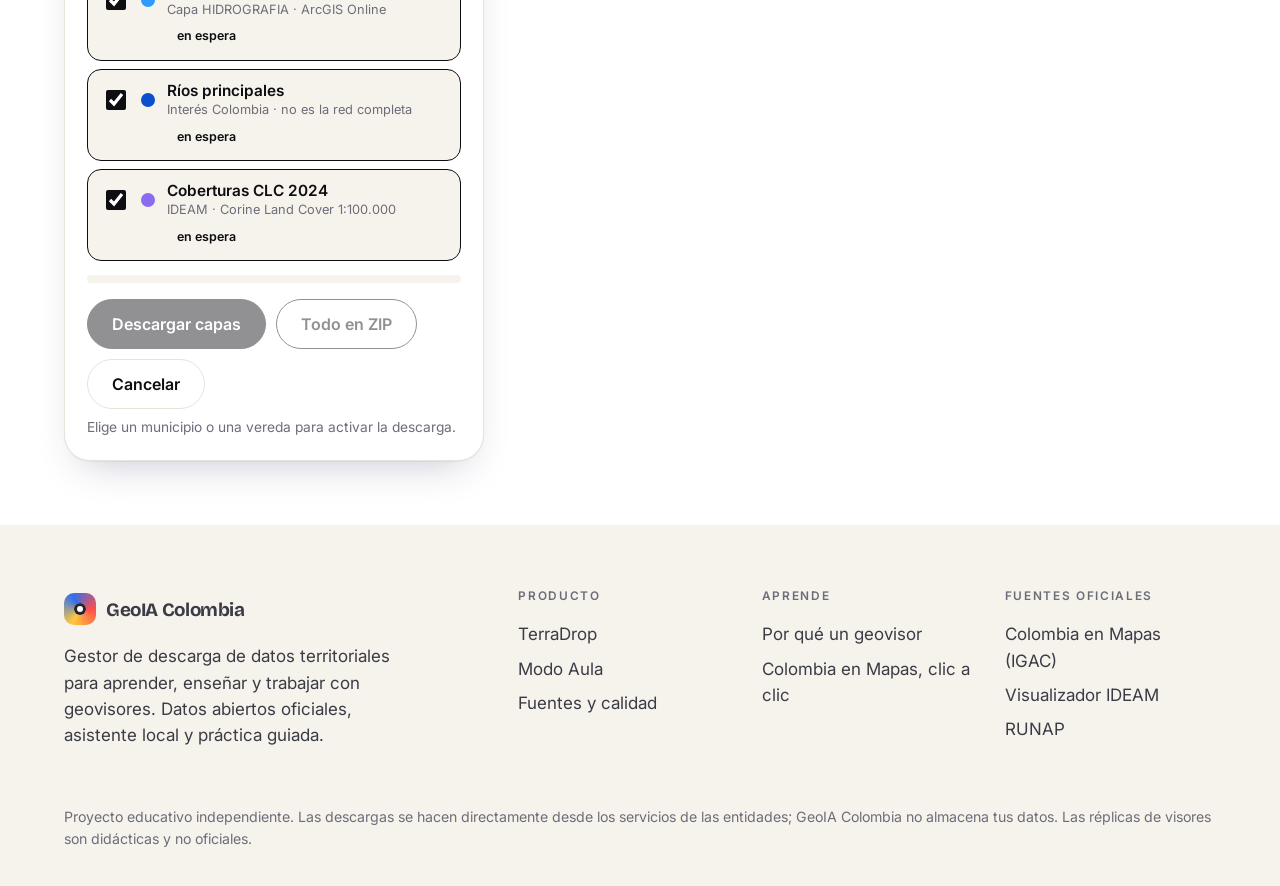
<file: descargas.html>
<!doctype html>
<html lang="es">
<head>
<meta charset="utf-8">
<meta name="viewport" content="width=device-width,initial-scale=1">
<title>TerraDrop · Gestor de descargas territoriales · GeoIA Colombia</title>
<meta name="description" content="Elige departamento, municipio o vereda de Colombia y descarga municipio, veredas, RUNAP, vías, hidrografía y coberturas CLC 2024 en GeoJSON. Con Modo Aula y asistente.">
<link rel="icon" href="assets/img/favicon.svg" type="image/svg+xml">
<link rel="preconnect" href="https://fonts.googleapis.com"><link rel="preconnect" href="https://fonts.gstatic.com" crossorigin>
<link href="https://fonts.googleapis.com/css2?family=Bricolage+Grotesque:opsz,wght@12..96,500;12..96,700;12..96,800&family=Inter:wght@400;500;600&display=swap" rel="stylesheet">
<link rel="stylesheet" href="assets/css/site.css">
</head>
<body data-page="descargas">
<main id="main">
<section style="padding:48px 0 24px">
  <div class="wrap">
    <div style="display:flex;justify-content:space-between;align-items:flex-end;gap:24px;flex-wrap:wrap;margin-bottom:28px">
      <div>
        <span class="eyebrow chip">TerraDrop · gestor de descargas territoriales</span>
        <h1 style="font-size:clamp(2.2rem,4.6vw,3.8rem);margin:0">Elige un lugar. <mark class="hl">Llévatelo</mark> en capas.</h1>
      </div>
      <div class="seg" role="group" aria-label="Modo de trabajo">
        <button id="modeMun" aria-pressed="true">Municipio</button>
        <button id="modeAula" aria-pressed="false">Modo Aula</button>
      </div>
    </div>

    <div class="app">
      <!-- columna de controles -->
      <div>
        <div class="panel" id="aulaBox" hidden>
          <h3><span class="step-n">★</span> Tu sorteo de aula</h3>
          <label class="f" for="stuName">Tu nombre</label>
          <input type="text" id="stuName" placeholder="Ej. Ana María Rojas" autocomplete="name">
          <label class="f" for="drawUnit">Sitio de estudio</label>
          <select id="drawUnit"><option value="municipio">Un municipio</option><option value="vereda">Una vereda</option></select>
          <label class="f" for="drawScope">Sortear dentro de</label>
          <select id="drawScope"></select>
          <label style="display:flex;gap:10px;align-items:center;margin-top:14px;font-weight:500;cursor:pointer"><input type="checkbox" id="onlyAP" checked style="width:20px;height:20px;accent-color:var(--ink)"> Solo municipios con áreas protegidas <span class="stat" id="apCount"></span></label>
          <div style="display:flex;gap:10px;margin-top:16px;flex-wrap:wrap"><button class="btn dark" id="drawBtn">Sortear mi sitio de estudio</button><button class="btn" id="redrawBtn" disabled>Volver a sortear</button></div>
          <p class="hint">El sorteo es reproducible: el mismo nombre, el mismo alcance y el mismo tipo de sitio dan el mismo resultado hasta que pidas volver a sortear. Si eliges vereda, primero se sortea un municipio con tus filtros y luego una de sus veredas.</p>
        </div>

        <div class="panel">
          <h3><span class="step-n">1</span> <span id="pickTitle">Elige el territorio</span></h3>
          <label class="f" for="finder">Buscar por nombre</label>
          <input type="text" id="finder" list="finderList" placeholder="Escribe un municipio…" autocomplete="off">
          <datalist id="finderList"></datalist>
          <label class="f" for="selDep">Departamento</label>
          <select id="selDep"></select>
          <label class="f" for="selMun">Municipio</label>
          <select id="selMun" disabled></select>
          <label class="f" for="selVer">Vereda <span style="font-weight:400;text-transform:none;letter-spacing:0">(opcional)</span></label>
          <select id="selVer" disabled><option>Primero elige un municipio</option></select>
          <label class="f" for="verFinder">Buscar vereda por nombre <span style="font-weight:400;text-transform:none;letter-spacing:0">(todo el país)</span></label>
          <div style="display:flex;gap:8px"><input type="text" id="verFinder" placeholder="Ej. La Palma" autocomplete="off" style="flex:1;min-width:0"><button class="btn sm dark" id="verFindBtn" type="button">Buscar</button></div>
          <ul class="vres" id="verResults" hidden></ul>
          <p class="hint" id="pickHint">Elegir un departamento activa todos sus municipios; al elegir un municipio se cargan sus veredas.</p>
        </div>

        <div class="panel">
          <h3><span class="step-n">2</span> Capas <button class="btn sm ghost" id="allBtn" style="margin-left:auto">Todas</button><button class="btn sm ghost" id="noneBtn">Ninguna</button></h3>
          <ul class="layers" id="layerList"></ul>
          <div class="progress" aria-hidden="true"><i id="bar"></i></div>
          <div style="display:flex;gap:10px;margin-top:16px;flex-wrap:wrap">
            <button class="btn dark" id="runBtn" disabled>Descargar capas</button>
            <button class="btn" id="zipBtn" disabled>Todo en ZIP</button>
            <button class="btn ghost" id="stopBtn" hidden>Cancelar</button>
          </div>
          <p class="hint" id="runHint">Elige un municipio o una vereda para activar la descarga.</p>
        </div>
      </div>

      <!-- columna de mapa y asistente -->
      <div>
        <div class="panel">
          <div class="assistant">
            <img src="assets/img/robot.svg" alt="Asistente GeoIA">
            <div style="flex:1">
              <strong style="font-family:var(--display);font-size:1.1rem">Asistente territorial</strong>
              <form id="askForm" autocomplete="off"><input type="text" id="askInput" placeholder="Ej. vías y ríos de Jardín, Antioquia" aria-label="Pide lo que necesitas en lenguaje natural"><button class="btn dark sm" type="submit">Armar</button></form>
              <div class="say" id="say">Cuéntame qué lugar y qué capas necesitas. Interpreto tu pedido aquí mismo, en tu navegador, sin enviar lo que escribes a ningún servidor.</div>
            </div>
          </div>
        </div>

        <div class="mapbox" style="margin-top:18px">
          <canvas id="mapCanvas" aria-label="Vista previa del territorio y sus capas" role="img"></canvas>
          <div class="tools"><button id="zin" aria-label="Acercar">+</button><button id="zout" aria-label="Alejar">−</button><button id="zfit" aria-label="Ver todo" style="font-size:.8rem">⌂</button></div>
          <div class="legend" id="legend" aria-live="polite"></div>
        </div>

        <div class="assign" id="assignCard" hidden>
          <svg id="assignSvg" viewBox="0 0 100 120" aria-hidden="true"></svg>
          <div>
            <span class="eyebrow" style="margin:0">Tu asignación</span>
            <h4 id="aName"></h4>
            <dl id="aDl"></dl>
            <button class="btn sm" id="aDown" style="margin-top:12px">Descargar asignación (.geojson)</button>
          </div>
        </div>

        <div class="panel" id="routeBox" hidden style="margin-top:18px">
          <h3><span class="step-n">🧭</span> Tu ruta de aprendizaje</h3>
          <ol class="route" id="route"></ol>
        </div>

        <div class="panel" id="doneBox" hidden style="margin-top:18px">
          <h3>Cómo abrir tus capas</h3>
          <p style="margin:0;color:var(--ink-2)">Arrastra los archivos <code>.geojson</code> a QGIS (sistema de referencia <b>EPSG:4326</b>) o ábrelos en Colab con <code>geopandas.read_file()</code>. Los elementos descargados <b>intersectan</b> el límite elegido; no están recortados. Para recortarlos usa <i>Vector → Geoprocesamiento → Cortar</i>.</p>
          <p style="margin:12px 0 0;color:var(--ink-2)"><b>¿Quieres indicadores y un dashboard?</b> Abre el Colab, sube este ZIP y obtén KPI (cobertura, áreas protegidas, hidrografía, vías), un mapa de ubicación y el prompt para crear tu tablero en Lovable.</p>
          <p style="margin:10px 0 0"><a class="btn dark sm" target="_blank" rel="noopener" href="https://colab.research.google.com/github/digitalisatrax-red/geoia-colombia-terradrop/blob/main/colab/terradrop_kpis_lovable.ipynb">Abrir Colab de KPI → Lovable</a></p>
        </div>
      </div>
    </div>
  </div>
</section>
</main>
<script src="assets/js/common.js"></script>
<script src="assets/js/layers.js"></script>
<script src="assets/js/descargas.js"></script>
</body>
</html>
</file>
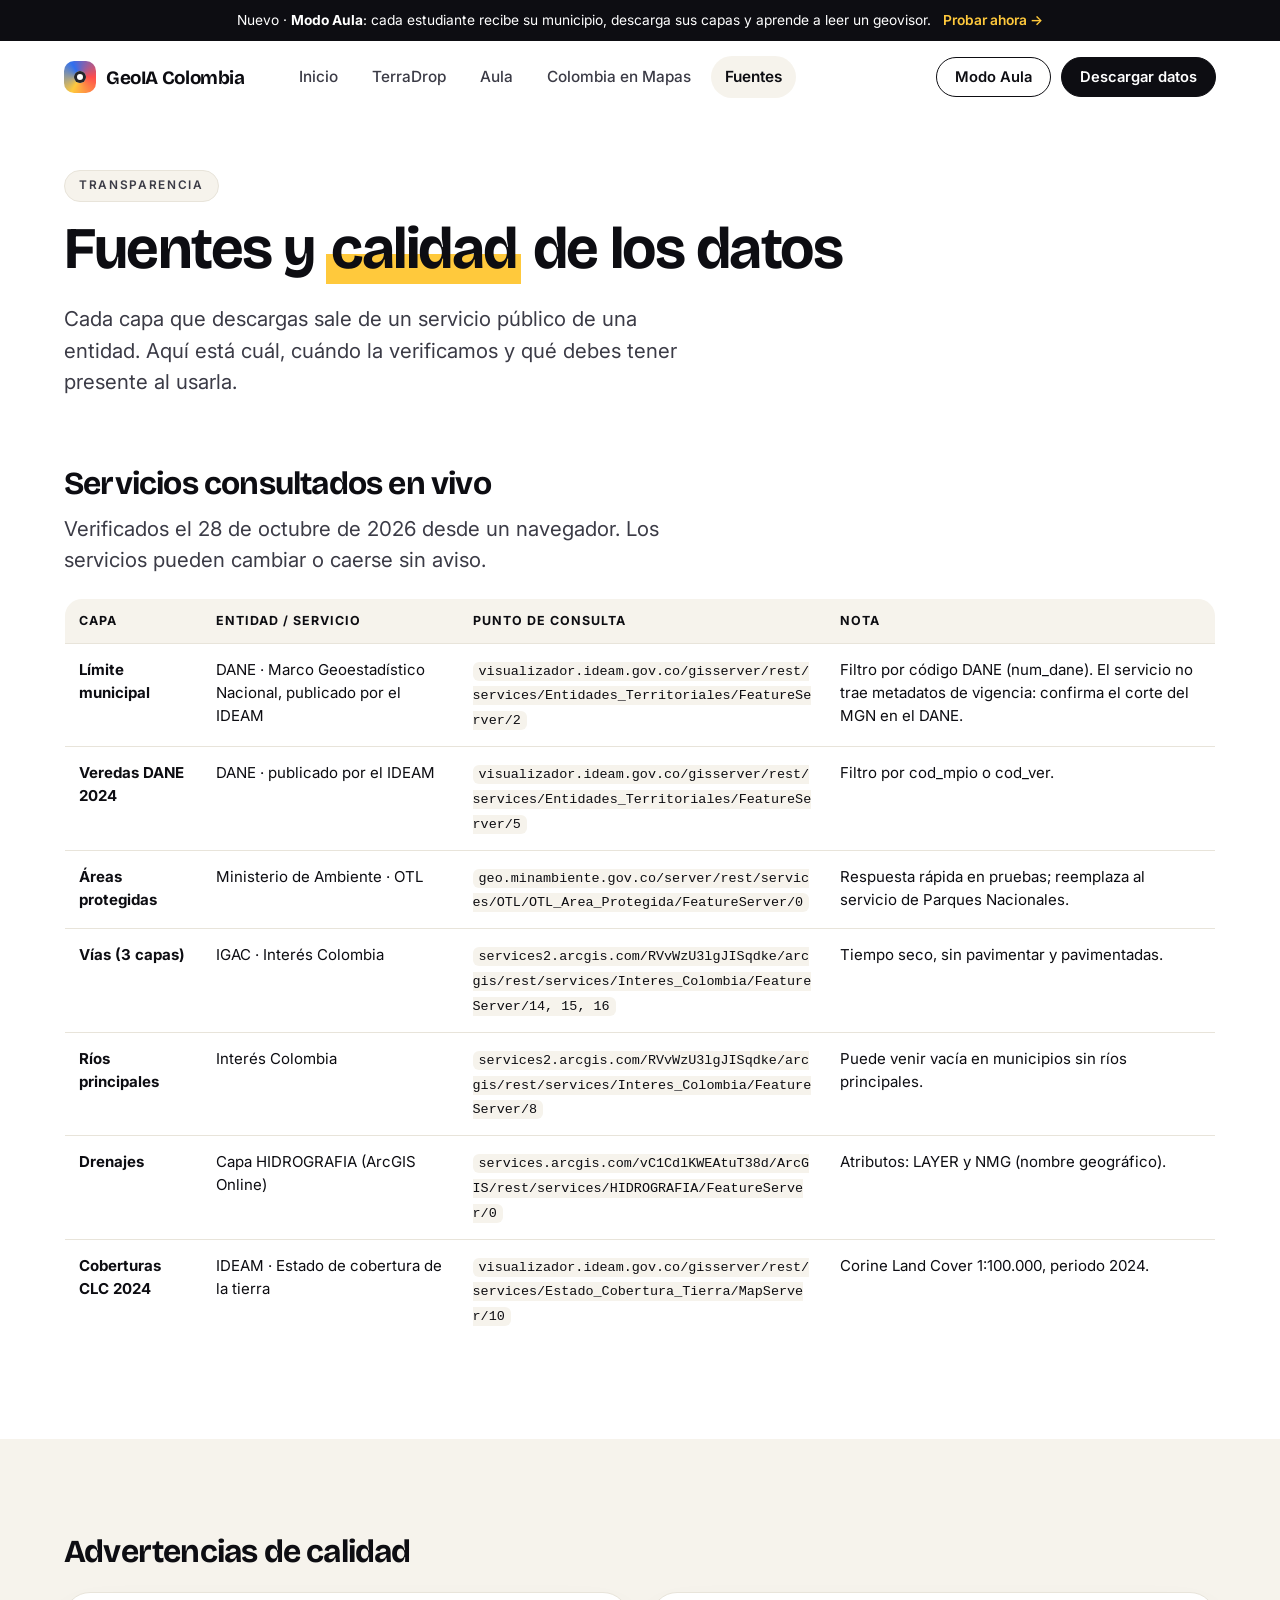
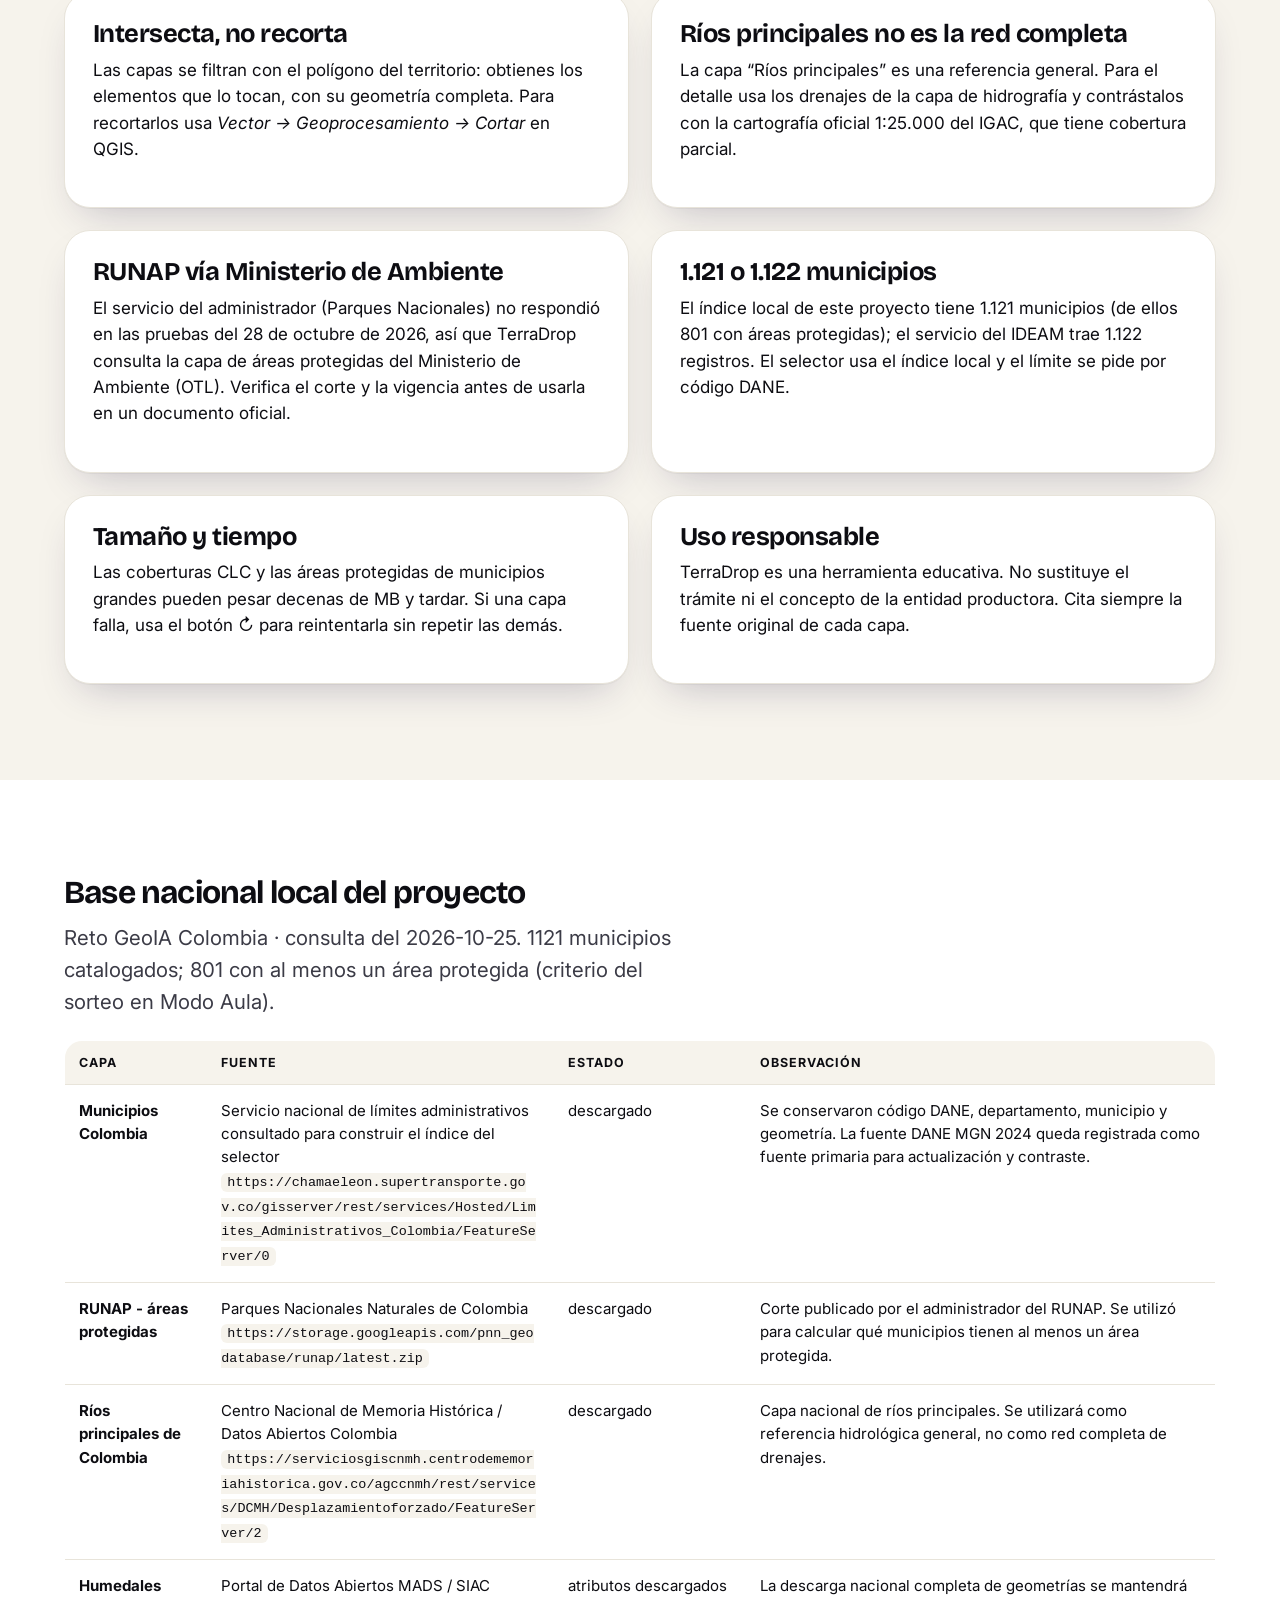
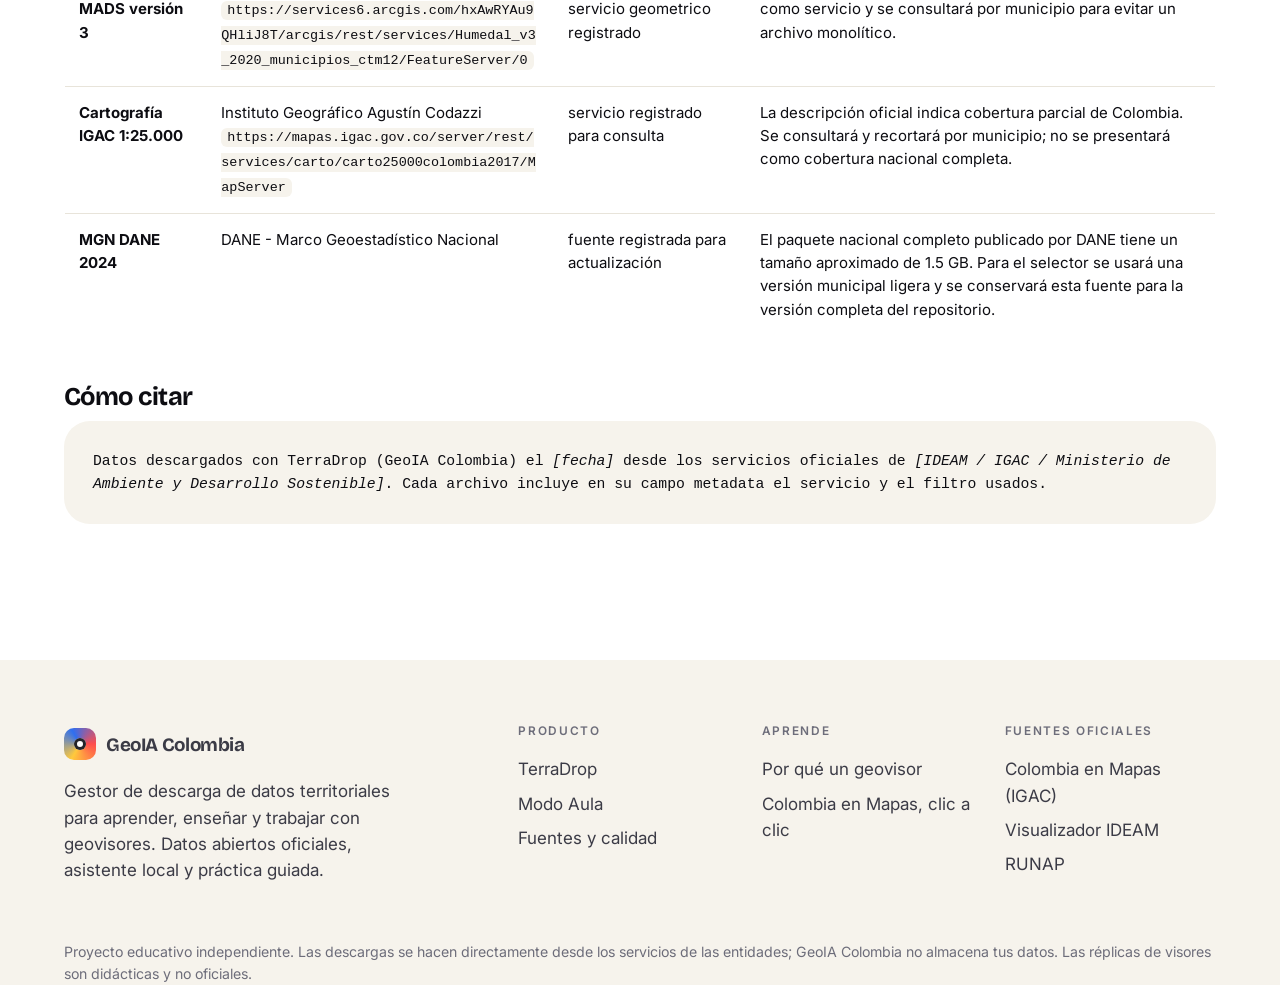
<file: fuentes.html>
<!doctype html>
<html lang="es">
<head>
<meta charset="utf-8">
<meta name="viewport" content="width=device-width,initial-scale=1">
<title>Fuentes y calidad de los datos · GeoIA Colombia</title>
<meta name="description" content="Servicios oficiales que consulta TerraDrop, fecha de verificación, advertencias de calidad y cómo citar los datos descargados.">
<link rel="icon" href="assets/img/favicon.svg" type="image/svg+xml">
<link rel="preconnect" href="https://fonts.googleapis.com"><link rel="preconnect" href="https://fonts.gstatic.com" crossorigin>
<link href="https://fonts.googleapis.com/css2?family=Bricolage+Grotesque:opsz,wght@12..96,500;12..96,700;12..96,800&family=Inter:wght@400;500;600&display=swap" rel="stylesheet">
<link rel="stylesheet" href="assets/css/site.css">
</head>
<body data-page="fuentes">
<main id="main">
<section style="padding:56px 0 24px">
  <div class="wrap">
    <span class="eyebrow chip">Transparencia</span>
    <h1 style="font-size:clamp(2.2rem,4.6vw,3.8rem)">Fuentes y <mark class="hl">calidad</mark> de los datos</h1>
    <p class="lead">Cada capa que descargas sale de un servicio público de una entidad. Aquí está cuál, cuándo la verificamos y qué debes tener presente al usarla.</p>
  </div>
</section>

<section style="padding-top:24px">
  <div class="wrap">
    <h2 style="font-size:2rem">Servicios consultados en vivo</h2>
    <p class="lead" style="margin-bottom:22px">Verificados el 28 de octubre de 2026 desde un navegador. Los servicios pueden cambiar o caerse sin aviso.</p>
    <div style="overflow:auto"><table class="tbl" id="live"><thead><tr><th>Capa</th><th>Entidad / servicio</th><th>Punto de consulta</th><th>Nota</th></tr></thead><tbody></tbody></table></div>
  </div>
</section>

<section style="background:var(--cream)">
  <div class="wrap">
    <h2 style="font-size:2rem">Advertencias de calidad</h2>
    <div class="grid g2" style="margin-top:24px">
      <div class="card"><h3>Intersecta, no recorta</h3><p>Las capas se filtran con el polígono del territorio: obtienes los elementos que lo tocan, con su geometría completa. Para recortarlos usa <i>Vector → Geoprocesamiento → Cortar</i> en QGIS.</p></div>
      <div class="card"><h3>Ríos principales no es la red completa</h3><p>La capa “Ríos principales” es una referencia general. Para el detalle usa los drenajes de la capa de hidrografía y contrástalos con la cartografía oficial 1:25.000 del IGAC, que tiene cobertura parcial.</p></div>
      <div class="card"><h3>RUNAP vía Ministerio de Ambiente</h3><p>El servicio del administrador (Parques Nacionales) no respondió en las pruebas del 28 de octubre de 2026, así que TerraDrop consulta la capa de áreas protegidas del Ministerio de Ambiente (OTL). Verifica el corte y la vigencia antes de usarla en un documento oficial.</p></div>
      <div class="card"><h3>1.121 o 1.122 municipios</h3><p>El índice local de este proyecto tiene 1.121 municipios (de ellos 801 con áreas protegidas); el servicio del IDEAM trae 1.122 registros. El selector usa el índice local y el límite se pide por código DANE.</p></div>
      <div class="card"><h3>Tamaño y tiempo</h3><p>Las coberturas CLC y las áreas protegidas de municipios grandes pueden pesar decenas de MB y tardar. Si una capa falla, usa el botón ↻ para reintentarla sin repetir las demás.</p></div>
      <div class="card"><h3>Uso responsable</h3><p>TerraDrop es una herramienta educativa. No sustituye el trámite ni el concepto de la entidad productora. Cita siempre la fuente original de cada capa.</p></div>
    </div>
  </div>
</section>

<section>
  <div class="wrap">
    <h2 style="font-size:2rem">Base nacional local del proyecto</h2>
    <p class="lead" style="margin-bottom:22px" id="baseIntro">Archivos preparados para el selector y el flujo de trabajo en QGIS y Colab.</p>
    <div style="overflow:auto"><table class="tbl" id="base"><thead><tr><th>Capa</th><th>Fuente</th><th>Estado</th><th>Observación</th></tr></thead><tbody></tbody></table></div>
    <h3 style="margin-top:48px">Cómo citar</h3>
    <div class="card flat"><p style="margin:0;font-family:ui-monospace,Menlo,Consolas,monospace;font-size:.92rem">Datos descargados con TerraDrop (GeoIA Colombia) el <i>[fecha]</i> desde los servicios oficiales de <i>[IDEAM / IGAC / Ministerio de Ambiente y Desarrollo Sostenible]</i>. Cada archivo incluye en su campo <code>metadata</code> el servicio y el filtro usados.</p></div>
  </div>
</section>
</main>
<script src="assets/js/common.js"></script>
<script>
(async function () {
  const live = [
    ['Límite municipal', 'DANE · Marco Geoestadístico Nacional, publicado por el IDEAM', 'visualizador.ideam.gov.co/gisserver/rest/services/Entidades_Territoriales/FeatureServer/2', 'Filtro por código DANE (num_dane). El servicio no trae metadatos de vigencia: confirma el corte del MGN en el DANE.'],
    ['Veredas DANE 2024', 'DANE · publicado por el IDEAM', 'visualizador.ideam.gov.co/gisserver/rest/services/Entidades_Territoriales/FeatureServer/5', 'Filtro por cod_mpio o cod_ver.'],
    ['Áreas protegidas', 'Ministerio de Ambiente · OTL', 'geo.minambiente.gov.co/server/rest/services/OTL/OTL_Area_Protegida/FeatureServer/0', 'Respuesta rápida en pruebas; reemplaza al servicio de Parques Nacionales.'],
    ['Vías (3 capas)', 'IGAC · Interés Colombia', 'services2.arcgis.com/RVvWzU3lgJISqdke/arcgis/rest/services/Interes_Colombia/FeatureServer/14, 15, 16', 'Tiempo seco, sin pavimentar y pavimentadas.'],
    ['Ríos principales', 'Interés Colombia', 'services2.arcgis.com/RVvWzU3lgJISqdke/arcgis/rest/services/Interes_Colombia/FeatureServer/8', 'Puede venir vacía en municipios sin ríos principales.'],
    ['Drenajes', 'Capa HIDROGRAFIA (ArcGIS Online)', 'services.arcgis.com/vC1CdlKWEAtuT38d/ArcGIS/rest/services/HIDROGRAFIA/FeatureServer/0', 'Atributos: LAYER y NMG (nombre geográfico).'],
    ['Coberturas CLC 2024', 'IDEAM · Estado de cobertura de la tierra', 'visualizador.ideam.gov.co/gisserver/rest/services/Estado_Cobertura_Tierra/MapServer/10', 'Corine Land Cover 1:100.000, periodo 2024.'],
  ];
  document.querySelector('#live tbody').innerHTML = live.map((r) => `<tr><td><b>${r[0]}</b></td><td>${r[1]}</td><td><code>${r[2]}</code></td><td>${r[3]}</td></tr>`).join('');
  try {
    const d = await GEO.json('data/fuentes_base_nacional.json');
    document.getElementById('baseIntro').textContent = `${d.proyecto} · consulta del ${d.fecha_consulta}. ${d.reglas_selector.municipios_catalogados} municipios catalogados; ${d.reglas_selector.municipios_disponibles_con_area_protegida} con al menos un área protegida (criterio del sorteo en Modo Aula).`;
    document.querySelector('#base tbody').innerHTML = d.capas.map((c) => `<tr><td><b>${GEO.esc(c.nombre)}</b></td><td>${GEO.esc(c.fuente || '')}${c.url ? `<br><code>${GEO.esc(c.url)}</code>` : ''}</td><td>${GEO.esc((c.estado || '').replace(/_/g, ' '))}</td><td>${GEO.esc(c.observacion || '')}</td></tr>`).join('');
  } catch (e) { document.querySelector('#base tbody').innerHTML = '<tr><td colspan="4">No se pudo cargar data/fuentes_base_nacional.json</td></tr>'; }
})();
</script>
</body>
</html>
</file>
<file: assets/css/site.css>
/* GeoIA Colombia · sistema visual inspirado en el tono juguetón y limpio de Clay */
:root{
  --ink:#0d0d12; --ink-2:#3b3b46; --muted:#6d6d7a; --line:#e8e4da;
  --bg:#ffffff; --cream:#f6f3ec; --cream-2:#efe9db;
  --yellow:#ffc93c; --yellow-soft:#fff1c2; --blue:#2f6ff0; --blue-soft:#dce8ff;
  --red:#ff4d4d; --coral:#ff6b5e; --pink:#ff9cc2; --green:#27c98f; --green-soft:#d5f7e8;
  --purple:#8b6cf0; --purple-soft:#e8e0ff; --sky:#7cc4ff;
  --r-xl:36px; --r-lg:26px; --r-md:18px; --r-sm:12px;
  --shadow:0 1px 0 rgba(13,13,18,.04),0 18px 40px -18px rgba(40,30,80,.28);
  --display:"Bricolage Grotesque","Inter Tight","Inter",system-ui,-apple-system,"Segoe UI",sans-serif;
  --body:"Inter",system-ui,-apple-system,"Segoe UI",sans-serif;
}
*{box-sizing:border-box}
html{scroll-behavior:smooth}
body{margin:0;background:var(--bg);color:var(--ink);font-family:var(--body);font-size:17px;line-height:1.55;-webkit-font-smoothing:antialiased}
img,svg{max-width:100%;display:block}
a{color:inherit}
h1,h2,h3,h4{font-family:var(--display);letter-spacing:-.025em;line-height:1.04;margin:0 0 .4em;font-weight:700}
h1{font-size:clamp(2.6rem,6.4vw,5.4rem)}
h2{font-size:clamp(2rem,4.2vw,3.5rem)}
h3{font-size:clamp(1.3rem,2vw,1.7rem);letter-spacing:-.02em}
p{margin:0 0 1em}
.wrap{max-width:1200px;margin:0 auto;padding:0 24px}
.narrow{max-width:820px}
.center{text-align:center}
.eyebrow{display:inline-block;font:600 .74rem/1 var(--body);letter-spacing:.14em;text-transform:uppercase;color:var(--ink-2);margin-bottom:16px}
.eyebrow.chip{background:var(--cream);border:1px solid var(--line);padding:9px 14px;border-radius:99px}
.lead{font-size:clamp(1.05rem,1.6vw,1.3rem);color:var(--ink-2);max-width:640px}
.center .lead{margin-inline:auto}
mark.hl{background:linear-gradient(transparent 58%,var(--yellow) 58%);color:inherit;padding:0 .08em}
.skip{position:absolute;left:-999px}
.skip:focus{left:12px;top:12px;background:#fff;padding:10px 14px;border-radius:10px;z-index:99}

/* anuncio + navegación */
.announce{background:var(--ink);color:#fff;font-size:.86rem;text-align:center;padding:10px 16px}
.announce a{color:var(--yellow);text-decoration:none;font-weight:600;margin-left:8px;white-space:nowrap}
.announce a:hover{text-decoration:underline}
.nav{position:sticky;top:0;z-index:50;background:rgba(255,255,255,.88);backdrop-filter:saturate(1.4) blur(14px);border-bottom:1px solid transparent;transition:border-color .2s}
.nav.scrolled{border-color:var(--line)}
.nav .wrap{display:flex;align-items:center;gap:28px;height:72px}
.brand{display:flex;align-items:center;gap:10px;text-decoration:none;font:700 1.18rem var(--display);letter-spacing:-.02em}
.brand i{width:32px;height:32px;border-radius:10px;background:conic-gradient(from 210deg,var(--yellow),var(--blue),var(--red),var(--yellow));display:grid;place-items:center;position:relative}
.brand i::after{content:"";width:12px;height:12px;border-radius:50%;background:#fff;box-shadow:0 0 0 3px rgba(13,13,18,.9) inset}
.nav ul{list-style:none;display:flex;gap:6px;margin:0 auto 0 12px;padding:0}
.nav ul a{display:block;padding:9px 14px;border-radius:99px;text-decoration:none;font-weight:500;font-size:.96rem;color:var(--ink-2)}
.nav ul a:hover{background:var(--cream)}
.nav ul a[aria-current="page"]{background:var(--cream);color:var(--ink);font-weight:600}
.nav .cta{display:flex;gap:10px}
.burger{display:none;margin-left:auto;background:none;border:0;font-size:1.6rem;cursor:pointer}

/* botones */
.btn{display:inline-flex;align-items:center;justify-content:center;gap:9px;padding:14px 24px;border-radius:99px;border:1.5px solid var(--ink);font:600 1rem var(--body);text-decoration:none;cursor:pointer;background:#fff;color:var(--ink);transition:transform .15s,box-shadow .15s,background .15s}
.btn:hover{transform:translateY(-2px);box-shadow:0 10px 22px -10px rgba(13,13,18,.45)}
.btn:active{transform:translateY(0)}
.btn.dark{background:var(--ink);color:#fff}
.btn.yellow{background:var(--yellow);border-color:var(--ink)}
.btn.sm{padding:10px 18px;font-size:.92rem}
.btn.ghost{border-color:var(--line)}
.btn[disabled]{opacity:.45;pointer-events:none}
.btn:focus-visible,a:focus-visible,button:focus-visible,select:focus-visible,input:focus-visible{outline:3px solid var(--blue);outline-offset:2px}

/* héroe */
.hero{position:relative;padding:72px 0 40px;overflow:hidden;background:radial-gradient(60% 50% at 50% 0,var(--yellow-soft),transparent 70%)}
.hero h1{max-width:980px;margin-inline:auto}
.hero .lead{margin:18px auto 30px}
.hero .actions{display:flex;gap:14px;justify-content:center;flex-wrap:wrap}
.cmd{display:flex;align-items:center;gap:10px;background:var(--ink);color:#fff;padding:10px 10px 10px 20px;border-radius:99px;max-width:560px;margin:26px auto 0;font:500 .95rem ui-monospace,SFMono-Regular,Menlo,Consolas,monospace}
.cmd span{flex:1;overflow:hidden;text-overflow:ellipsis;white-space:nowrap;text-align:left}
.cmd button{background:var(--yellow);border:0;border-radius:99px;padding:10px 16px;font:600 .85rem var(--body);cursor:pointer;color:var(--ink)}
.stage{position:relative;margin:34px auto 0;max-width:1100px;height:560px}
.stage .main{position:absolute;left:50%;top:0;height:100%;transform:translateX(-50%)}
.float{position:absolute;animation:bob 6s ease-in-out infinite}
.float:nth-child(2n){animation-duration:7.5s;animation-delay:-2s}
.float:nth-child(3n){animation-duration:5.2s;animation-delay:-1s}
@keyframes bob{0%,100%{transform:translateY(0) rotate(-1deg)}50%{transform:translateY(-14px) rotate(1.5deg)}}
@media (prefers-reduced-motion:reduce){.float{animation:none}html{scroll-behavior:auto}*{transition:none!important}}
.bubble{position:absolute;background:#fff;border:1.5px solid var(--ink);border-radius:18px 18px 18px 4px;padding:10px 14px;font-size:.88rem;font-weight:600;box-shadow:0 8px 0 -2px rgba(13,13,18,.9)}

/* franja de fuentes */
.strip{padding:34px 0;border-block:1px solid var(--line);background:#fff}
.strip .wrap{display:flex;gap:30px 48px;flex-wrap:wrap;align-items:center;justify-content:center}
.strip small{flex-basis:100%;text-align:center;color:var(--muted);letter-spacing:.14em;text-transform:uppercase;font-weight:600;font-size:.72rem}
.strip b{font:700 1.3rem var(--display);color:#9a9aa6;letter-spacing:-.02em}

section{padding:96px 0}
.section-head{margin-bottom:48px}

/* pestañas */
.tabs{display:flex;gap:8px;flex-wrap:wrap;margin-bottom:26px}
.tab{padding:12px 20px;border-radius:99px;border:1.5px solid var(--line);background:#fff;font:600 .95rem var(--body);cursor:pointer;color:var(--ink-2)}
.tab[aria-selected="true"]{background:var(--ink);color:#fff;border-color:var(--ink)}
.tabpanel{display:grid;grid-template-columns:1fr 1fr;gap:40px;align-items:center;background:var(--cream);border-radius:var(--r-xl);padding:44px}
.tabpanel[hidden]{display:none}
.tabpanel .art{background:#fff;border-radius:var(--r-lg);padding:20px;box-shadow:var(--shadow);aspect-ratio:1/1;display:grid;place-items:center;overflow:hidden}
.tabpanel .art svg{width:100%;height:100%}
.tag{display:inline-block;background:#fff;border:1px solid var(--line);border-radius:99px;padding:5px 12px;font-size:.8rem;font-weight:600;margin:0 6px 6px 0}

/* pilares */
.pillar{display:grid;grid-template-columns:1fr 1fr;gap:56px;align-items:center;padding:56px 0;border-top:1px solid var(--line)}
.pillar:nth-child(even) .copy{order:2}
.pillar .art{border-radius:var(--r-xl);display:grid;place-items:center;aspect-ratio:1.1/1;overflow:hidden}
.pillar .art img{width:78%;filter:drop-shadow(0 20px 20px rgba(30,20,70,.15))}
.bg-yellow{background:var(--yellow-soft)}.bg-blue{background:var(--blue-soft)}.bg-green{background:var(--green-soft)}.bg-purple{background:var(--purple-soft)}.bg-pink{background:#ffe4ef}.bg-cream{background:var(--cream)}
.metric{display:flex;gap:30px;margin:26px 0 0;flex-wrap:wrap}
.metric b{display:block;font:700 2.6rem var(--display);letter-spacing:-.03em;line-height:1}
.metric span{font-size:.88rem;color:var(--muted)}
.quote{margin-top:26px;padding:20px 22px;background:#fff;border:1px solid var(--line);border-radius:var(--r-md);font-size:.98rem}
.quote small{display:block;color:var(--muted);margin-top:6px}

/* prompt */
.promptbox{background:var(--cream);border-radius:var(--r-xl);padding:56px 40px;text-align:center}
.promptbox form{display:flex;gap:10px;max-width:720px;margin:28px auto 18px;background:#fff;padding:8px;border-radius:99px;border:1.5px solid var(--ink)}
.promptbox input{flex:1;border:0;background:none;font:500 1.05rem var(--body);padding:10px 18px;min-width:0}
.promptbox input:focus{outline:none}
.chips{display:flex;gap:10px;justify-content:center;flex-wrap:wrap}
.chip-btn{background:#fff;border:1px solid var(--line);border-radius:99px;padding:9px 16px;font:500 .9rem var(--body);cursor:pointer}
.chip-btn:hover{border-color:var(--ink)}

/* tarjetas */
.grid{display:grid;gap:22px}
.g2{grid-template-columns:repeat(2,1fr)}.g3{grid-template-columns:repeat(3,1fr)}.g4{grid-template-columns:repeat(4,1fr)}
.card{background:#fff;border:1px solid var(--line);border-radius:var(--r-lg);padding:28px;box-shadow:var(--shadow)}
.card.flat{box-shadow:none;background:var(--cream);border-color:transparent}
.card h3{margin-bottom:.35em}
.card .ico{width:56px;height:56px;border-radius:18px;display:grid;place-items:center;font-size:1.6rem;margin-bottom:16px}
.cta-band{background:var(--ink);color:#fff;border-radius:var(--r-xl);padding:64px 40px;text-align:center;position:relative;overflow:hidden}
.cta-band .lead{color:#c9c9d6;margin-inline:auto}
.cta-band .btn{margin:10px 6px 0}

/* pie */
footer{background:var(--cream);padding:64px 0 36px;margin-top:40px}
footer .cols{display:grid;grid-template-columns:2fr 1fr 1fr 1fr;gap:32px}
footer h4{font:600 .74rem var(--body);letter-spacing:.14em;text-transform:uppercase;color:var(--muted);margin-bottom:14px}
footer a{display:block;text-decoration:none;color:var(--ink-2);padding:4px 0}
footer a:hover{text-decoration:underline}
footer small{display:block;margin-top:40px;color:var(--muted)}

/* ---------- app de descargas ---------- */
.app{display:grid;grid-template-columns:420px 1fr;gap:24px;align-items:start}
.panel{background:#fff;border:1px solid var(--line);border-radius:var(--r-lg);padding:22px;box-shadow:var(--shadow)}
.panel + .panel{margin-top:18px}
.panel h3{font-size:1.15rem;margin-bottom:14px;display:flex;align-items:center;gap:10px}
.step-n{width:28px;height:28px;border-radius:50%;background:var(--ink);color:#fff;display:grid;place-items:center;font:700 .85rem var(--body)}
.seg{display:inline-flex;background:var(--cream);border-radius:99px;padding:5px;gap:4px;border:1px solid var(--line)}
.seg button{border:0;background:none;padding:11px 22px;border-radius:99px;font:600 .96rem var(--body);cursor:pointer;color:var(--ink-2)}
.seg button[aria-pressed="true"]{background:var(--ink);color:#fff}
label.f{display:block;font:600 .8rem var(--body);letter-spacing:.04em;color:var(--ink-2);margin:14px 0 6px;text-transform:uppercase}
select,input[type=text]{width:100%;padding:13px 14px;border-radius:14px;border:1.5px solid var(--line);font:500 1rem var(--body);background:#fff;color:var(--ink)}
select:disabled{background:var(--cream);color:var(--muted)}
.hint{font-size:.86rem;color:var(--muted);margin:8px 0 0}
.layers{list-style:none;margin:0;padding:0;display:grid;gap:8px}
.layers li{display:grid;grid-template-columns:auto auto 1fr auto;align-items:center;gap:4px 12px;padding:12px 14px;border:1.5px solid var(--line);border-radius:14px;background:#fff}
.layers .st{grid-column:3 / -1}.layers .act{display:flex;gap:6px}
.layers li.on{border-color:var(--ink);background:var(--cream)}
.layers input{width:20px;height:20px;accent-color:var(--ink)}
.layers .sw{width:14px;height:14px;border-radius:50%;flex:none}
.layers .nm{flex:1;font-weight:600;font-size:.96rem;line-height:1.2}
.layers .nm small{display:block;font-weight:400;color:var(--muted);font-size:.8rem;margin-top:2px}
.stat{font:600 .78rem var(--body);padding:4px 10px;border-radius:99px;background:var(--cream);white-space:nowrap}
.stat.ok{background:var(--green-soft);color:#0b6b49}.stat.err{background:#ffe0e0;color:#a31c1c}.stat.run{background:var(--yellow-soft);color:#7a5500}
.mapbox{position:relative;background:linear-gradient(180deg,#eaf4ff,#f4f9ff);border-radius:var(--r-lg);border:1px solid var(--line);overflow:hidden;box-shadow:var(--shadow)}
#mapCanvas{display:block;width:100%;height:520px;cursor:grab;touch-action:none}
.mapbox .tools{position:absolute;right:12px;top:12px;display:grid;gap:8px}
.mapbox .tools button{width:40px;height:40px;border-radius:12px;border:1.5px solid var(--ink);background:#fff;font:700 1.2rem var(--body);cursor:pointer}
.mapbox .legend{position:absolute;left:12px;bottom:12px;background:rgba(255,255,255,.92);border:1px solid var(--line);border-radius:14px;padding:10px 14px;font-size:.82rem;display:flex;gap:12px;flex-wrap:wrap;max-width:80%}
.mapbox .legend span{display:flex;align-items:center;gap:6px}
.mapbox .legend i{width:10px;height:10px;border-radius:50%}
.assign{display:grid;grid-template-columns:auto 1fr;gap:18px;align-items:center;background:var(--yellow-soft);border:1.5px solid var(--ink);border-radius:var(--r-lg);padding:20px;margin-top:18px}
.assign svg{width:110px;height:130px}
.assign h4{font:700 1.5rem var(--display);margin:0 0 4px}
.assign dl{display:grid;grid-template-columns:auto 1fr;gap:2px 14px;margin:8px 0 0;font-size:.88rem}
.assign dt{color:var(--muted)}.assign dd{margin:0;font-weight:600}
.route{counter-reset:s;list-style:none;margin:0;padding:0;display:grid;gap:10px}
.route li{counter-increment:s;display:flex;gap:14px;align-items:flex-start;padding:14px;border-radius:14px;border:1.5px solid var(--line)}
.route li::before{content:counter(s);flex:none;width:28px;height:28px;border-radius:50%;background:var(--cream);display:grid;place-items:center;font:700 .85rem var(--body)}
.route li.done{background:var(--green-soft);border-color:var(--green)}
.route li.done::before{content:"✓";background:var(--green);color:#fff}
.route li a{font-weight:600}
.assistant{display:flex;gap:10px;align-items:flex-start}
.assistant img{width:64px;flex:none}
.assistant form{flex:1;display:flex;gap:8px}
.assistant input{flex:1}
.say{background:var(--purple-soft);border-radius:14px 14px 14px 4px;padding:12px 14px;font-size:.92rem;margin-top:12px}
.progress{height:8px;background:var(--cream);border-radius:99px;overflow:hidden;margin-top:14px}
.progress i{display:block;height:100%;width:0;background:linear-gradient(90deg,var(--yellow),var(--coral));transition:width .3s}
.toast{position:fixed;left:50%;bottom:24px;transform:translateX(-50%) translateY(30px);background:var(--ink);color:#fff;padding:12px 20px;border-radius:99px;opacity:0;transition:.3s;z-index:90;font-weight:600;font-size:.92rem;pointer-events:none}
.toast.show{opacity:1;transform:translateX(-50%) translateY(0)}

/* ---------- aula ---------- */
.pipeline{display:grid;grid-template-columns:repeat(5,1fr);gap:10px;margin-bottom:20px}
.pipeline button{background:#fff;border:1.5px solid var(--line);border-radius:18px;padding:16px 10px;font:700 .98rem var(--display);cursor:pointer;display:flex;flex-direction:column;align-items:center;gap:8px}
.pipeline button span{font-size:1.7rem}
.pipeline button[aria-selected="true"]{background:var(--ink);color:#fff;border-color:var(--ink);transform:translateY(-4px)}
.pipeline-body{display:grid;grid-template-columns:1fr 1fr;gap:30px;align-items:center;background:var(--cream);border-radius:var(--r-xl);padding:36px}
.compare{display:grid;grid-template-columns:1fr 1fr;gap:20px}
.compare .box{background:#fff;border-radius:var(--r-lg);border:1px solid var(--line);padding:22px;min-height:320px}
.compare table{width:100%;border-collapse:collapse;font-size:.82rem}
.compare td,.compare th{border-bottom:1px solid var(--line);padding:6px 4px;text-align:left}
.compare svg{width:100%;height:280px}
.quizq{margin-bottom:24px}
.quizq .opts{display:grid;gap:10px;margin-top:12px}
.quizq .opts button{text-align:left;background:#fff;border:1.5px solid var(--line);border-radius:14px;padding:13px 16px;font:500 1rem var(--body);cursor:pointer}
.quizq .opts button.good{border-color:var(--green);background:var(--green-soft)}
.quizq .opts button.bad{border-color:var(--red);background:#ffe0e0}
.viewer-card{display:flex;flex-direction:column;gap:10px}
.viewer-card .top{display:flex;align-items:center;gap:12px}
.viewer-card .dot{width:44px;height:44px;border-radius:14px;display:grid;place-items:center;font-size:1.4rem}
.reveal{opacity:0;transform:translateY(24px);transition:opacity .7s,transform .7s}
.reveal.in{opacity:1;transform:none}

/* ---------- tutorial colombia en mapas ---------- */
.tour{display:grid;grid-template-columns:1fr 380px;gap:22px;align-items:start}
.visor{position:relative;border-radius:var(--r-lg);overflow:hidden;background:#0b2a3a;border:1.5px solid var(--ink);height:clamp(460px,62vh,620px);box-shadow:var(--shadow)}
.visor svg.bg{position:absolute;inset:0;width:100%;height:100%}
.vbar{position:absolute;left:12px;right:12px;top:12px;display:flex;gap:6px;flex-wrap:wrap;background:rgba(255,255,255,.94);padding:8px;border-radius:16px;z-index:3;box-shadow:0 10px 30px -12px rgba(0,0,0,.5)}
.vbtn{display:flex;align-items:center;gap:6px;border:1.5px solid transparent;background:#fff;border-radius:11px;padding:7px 9px;font:600 .72rem var(--body);cursor:pointer;color:#26323f;transition:.15s}
.vbtn svg{width:16px;height:16px}
.vbtn:hover{background:var(--cream)}
.vbtn.active,.mctl.active,.vpanel.active,.vcoord.active{border-color:var(--yellow);background:var(--yellow-soft);box-shadow:0 0 0 4px rgba(255,201,60,.55);animation:glow 1.4s ease-in-out infinite}
@keyframes glow{50%{box-shadow:0 0 0 9px rgba(255,201,60,.25)}}
.mctls{position:absolute;right:14px;bottom:56px;display:grid;gap:8px;z-index:3}
.mctl{width:42px;height:42px;border-radius:12px;border:1.5px solid transparent;background:#fff;display:grid;place-items:center;cursor:pointer}
.mctl svg{width:20px;height:20px}
.vpanel{position:absolute;left:0;top:55%;margin-top:-38px;width:34px;height:76px;background:#fff;border-radius:0 14px 14px 0;border:1.5px solid transparent;display:grid;place-items:center;cursor:pointer;z-index:3}
.vcoord{position:absolute;left:12px;bottom:12px;right:72px;background:rgba(255,255,255,.94);border-radius:12px;padding:8px 12px;font:600 .74rem ui-monospace,Menlo,Consolas,monospace;display:flex;justify-content:space-between;gap:12px;z-index:3;border:1.5px solid transparent}
.tcard{background:#fff;border:1.5px solid var(--ink);border-radius:var(--r-lg);padding:26px;position:sticky;top:92px;box-shadow:0 10px 0 -2px var(--ink)}
.tcard .n{font:600 .76rem var(--body);letter-spacing:.12em;text-transform:uppercase;color:var(--muted)}
.tcard h3{font-size:1.7rem;margin:6px 0 10px}
.tcard ol{padding-left:22px;margin:10px 0 18px}
.tcard li{margin-bottom:6px}
.tcard .nav2{display:flex;gap:10px}
.tcard .bar{height:6px;background:var(--cream);border-radius:99px;margin-bottom:16px;overflow:hidden}
.tcard .bar i{display:block;height:100%;background:var(--ink);width:0;transition:width .3s}
.notice{background:var(--yellow-soft);border:1px solid #f0d77a;border-radius:14px;padding:12px 16px;font-size:.88rem;margin-top:18px}

/* tablas */
.tbl{width:100%;border-collapse:collapse;font-size:.94rem;background:#fff;border-radius:var(--r-md);overflow:hidden;border:1px solid var(--line)}
.tbl th{background:var(--cream);text-align:left;padding:12px 14px;font-size:.78rem;letter-spacing:.08em;text-transform:uppercase}
.tbl td{padding:14px;border-top:1px solid var(--line);vertical-align:top}
.tbl code{background:var(--cream);padding:2px 6px;border-radius:6px;font-size:.84rem;word-break:break-all}

/* responsive */
@media (max-width:1020px){
  .app,.tour{grid-template-columns:1fr}
  .tcard{position:static}
  .tabpanel,.pillar,.pipeline-body,.compare{grid-template-columns:1fr}
  .pillar:nth-child(even) .copy{order:0}
  .g3,.g4{grid-template-columns:repeat(2,1fr)}
  footer .cols{grid-template-columns:1fr 1fr}
  .stage{height:420px}
}
@media (max-width:720px){
  .nav ul,.nav .cta{display:none}.burger{display:block}
  .nav.open ul{display:flex;flex-direction:column;position:absolute;left:0;right:0;top:72px;background:#fff;padding:12px 24px 20px;border-bottom:1px solid var(--line);margin:0}
  .nav.open .cta{display:flex;position:absolute;left:24px;top:calc(72px + 230px)}
  section{padding:64px 0}
  .g2,.g3,.g4,.pipeline{grid-template-columns:1fr}
  .pipeline{grid-template-columns:repeat(5,1fr)}
  .pipeline button{font-size:.72rem;padding:12px 4px}
  .stage{height:340px}
  .float{display:none}
  .promptbox{padding:36px 18px}
  .promptbox form{flex-direction:column;border-radius:26px}
  .vbtn{font-size:0;padding:8px}.vbtn svg{width:18px;height:18px}
  .assign{grid-template-columns:1fr}
}

.vres{list-style:none;margin:10px 0 0;padding:0;display:grid;gap:6px;max-height:240px;overflow:auto}
.vres button{width:100%;text-align:left;border:1px solid var(--line);background:#fff;border-radius:12px;padding:10px 14px;font:500 .93rem var(--body);cursor:pointer;color:var(--ink)}
.vres button:hover,.vres button:focus-visible{border-color:var(--ink);background:var(--cream)}
.vres small{display:block;color:var(--muted);font-weight:400}
.vres .none{color:var(--muted);font-size:.92rem;padding:6px 2px}
</file>
